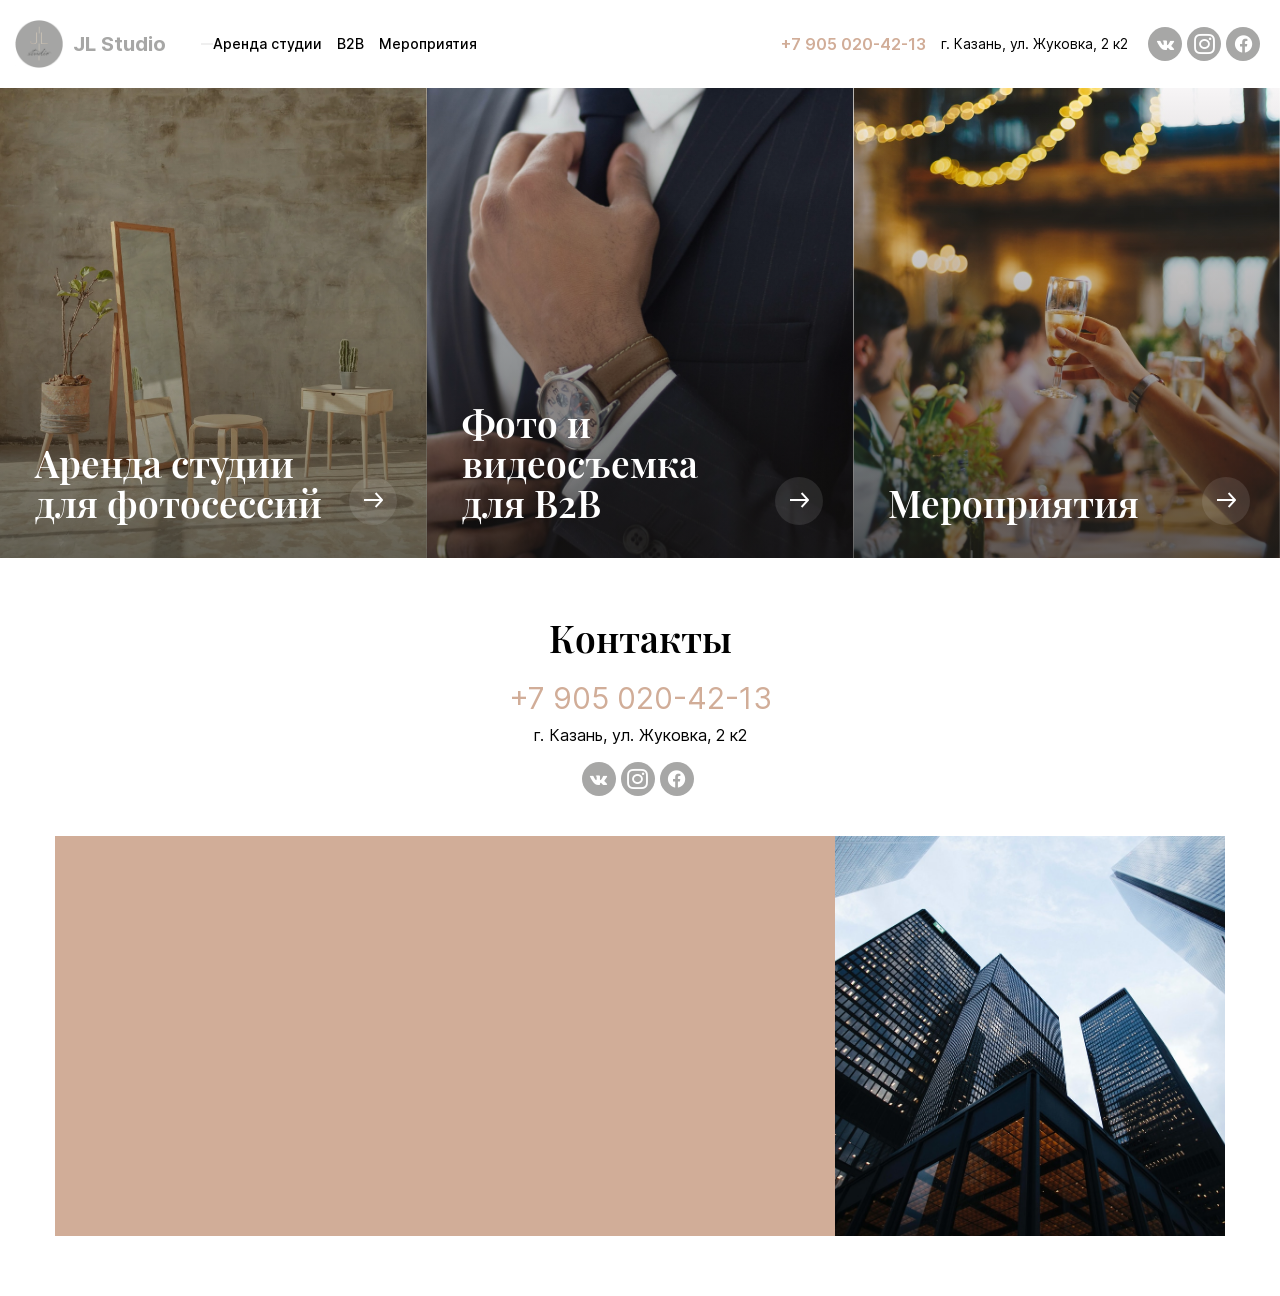
<file: index.html>
<!DOCTYPE html>
<html lang="en">

<head>
    <meta charset="UTF-8">
    <meta http-equiv="X-UA-Compatible" content="IE=edge">
    <meta name="viewport" content="width=device-width, initial-scale=1.0">

    <link rel="stylesheet" href="fonts/icomoon/style.css">
    <link rel="stylesheet" href="css/normalize.css">
    <link rel="stylesheet" href="css/style.css">

    <title>JL Studio</title>
</head>

<body>
    <!-- header -->
    <header class="header">
        <div class="header__top">
            <div class="wrapper-header">
                <a class="header-top__logo" href="index.html">
                    <div class="header-top__img">
                        <img src="img/logo.png" alt="Логотип">
                    </div>
                    <span>JL Studio</span>
                </a>
                <button class="header__mobile-menu">
                    <div class="header__burger">
                        <span></span>
                    </div>
                </button>
                <div class="header-top__main-nav">
                    <nav class="header-top__nav">
                        <ul class="header-top__menu">
                            <li class="header-top__menu-item">
                                <a href="arenda.html">Аренда студии</a>
                            </li>
                            <li class="header-top__menu-item">
                                <a href="b2b.html">B2B</a>
                            </li>
                            <li class="header-top__menu-item">
                                <a href="events.html">Мероприятия</a>
                            </li>
                        </ul>
                    </nav>
                    <div class="header-top__right">
                        <div class="header-top__main-info">
                            <a class="header-top__phone" href="tel:+79050204213">+7 905 020-42-13</a>
                            <div class="header-top__address">г. Казань, ул. Жуковка, 2 к2</div>
                        </div>
                        <div class="header-top__soc social">
                            <a class="header-soc__item soc-item" href="#" target="_blank">
                                <span class="icon-vk"></span>
                            </a>
                            <a class="header-soc__item soc-item" href="#" target="_blank">
                                <span class="icon-instagram"></span>
                            </a>
                            <a class="header-soc__item soc-item" href="#" target="_blank">
                                <span class="icon-facebook"></span>
                            </a>
                        </div>
                    </div>
                </div>

            </div>
        </div>

        <div class="header__bottom">
            <a href="arenda.html" class="header-bottom__item">
                <div class="header-bottom__img">
                    <img src="img/header1.png" alt="">
                </div>
                <div class="header-bottom__title">
                    <h2 class="header-bottom__text">Аренда студии для фотосессий</h2>
                    <div class="header-bottom__arrow">
                        <span class="icon-right-big"></span>
                    </div>
                </div>
            </a>
            <a href="b2b.html" class="header-bottom__item">
                <div class="header-bottom__img">
                    <img src="img/header2.jpg" alt="">
                </div>
                <div class="header-bottom__title">
                    <h2 class="header-bottom__text">Фото и видеосъемка для B2B </h2>
                    <div class="header-bottom__arrow">
                        <span class="icon-right-big"></span>
                    </div>
                </div>
            </a>
            <a href="events.html" class="header-bottom__item">
                <div class="header-bottom__img">
                    <img src="img/header3.jpg" alt="">
                </div>
                <div class="header-bottom__title">
                    <h2 class="header-bottom__text">Мероприятия</h2>
                    <div class="header-bottom__arrow">
                        <span class="icon-right-big"></span>
                    </div>
                </div>
            </a>
        </div>
    </header>
    <!-- main -->
    <main>
    </main>
    <!-- footer -->
    <footer class="footer section">
        <div class="wrapper">
            <div class="footer__info flex-column">
                <h3 class="footer__title title">Контакты</h3>
                <a class="footer__phone" href="tel:+79050204213">+7 905 020-42-13</a>
                <div class="footer__address">г. Казань, ул. Жуковка, 2 к2</div>
                <div class="footer__soc social">
                    <a class="footer-soc__item soc-item" href="#" target="_blank">
                        <span class="icon-vk"></span>
                    </a>
                    <a class="footer-soc__item soc-item" href="#" target="_blank">
                        <span class="icon-instagram"></span>
                    </a>
                    <a class="footer-soc__item soc-item" href="#" target="_blank">
                        <span class="icon-facebook"></span>
                    </a>
                </div>
            </div>
            <div class="footer__place">
                <div class="footer__map" style="background-color: #D1AD98;">
                    <!-- временно, поменять на карту -->
                </div>
                <div class="footer__place-img img">
                    <img src="img/place.jpg" alt="Фотография студии">
                </div>
            </div>
        </div>
    </footer>
    <script src="js/jquery.js"></script>
    <script src="js/jquery.mask.js"></script>
    <script src="js/swiper.js"></script>
    <script src="js/script.js"></script>
</body>

</html>
</file>
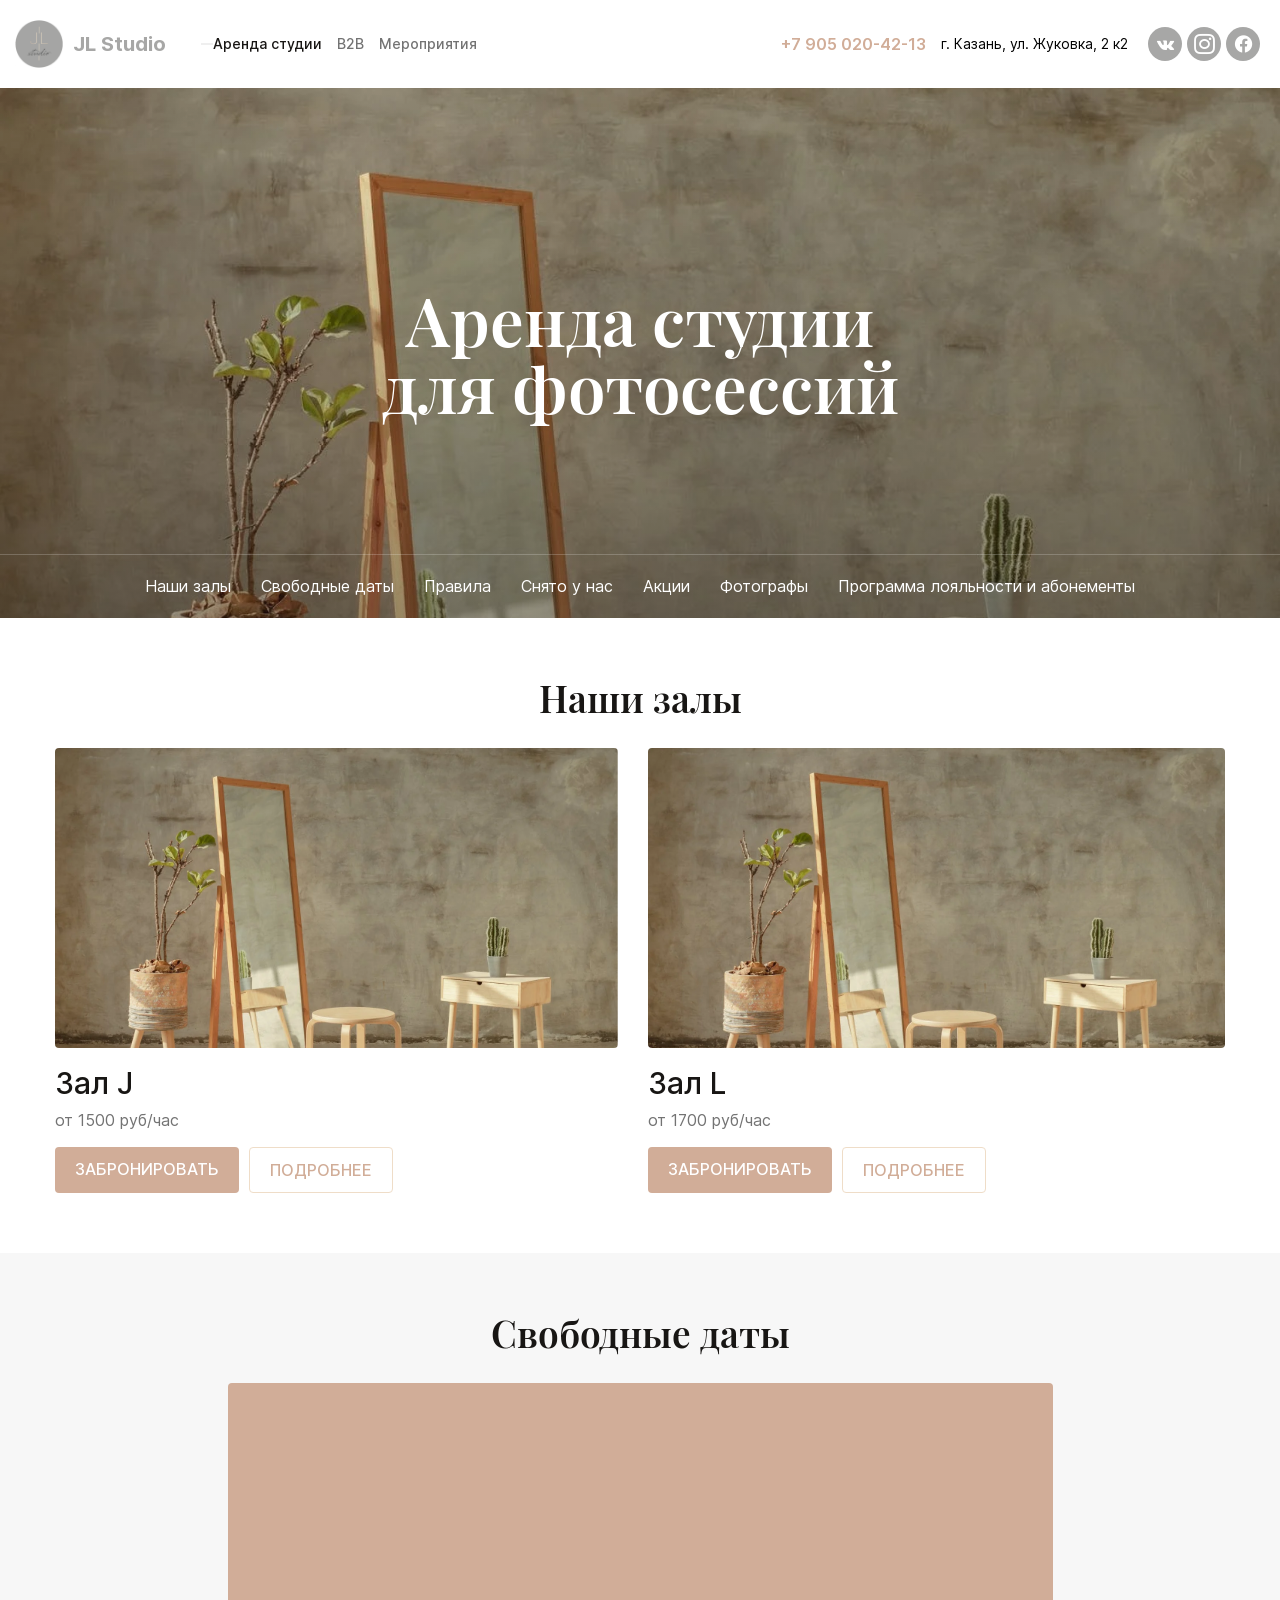
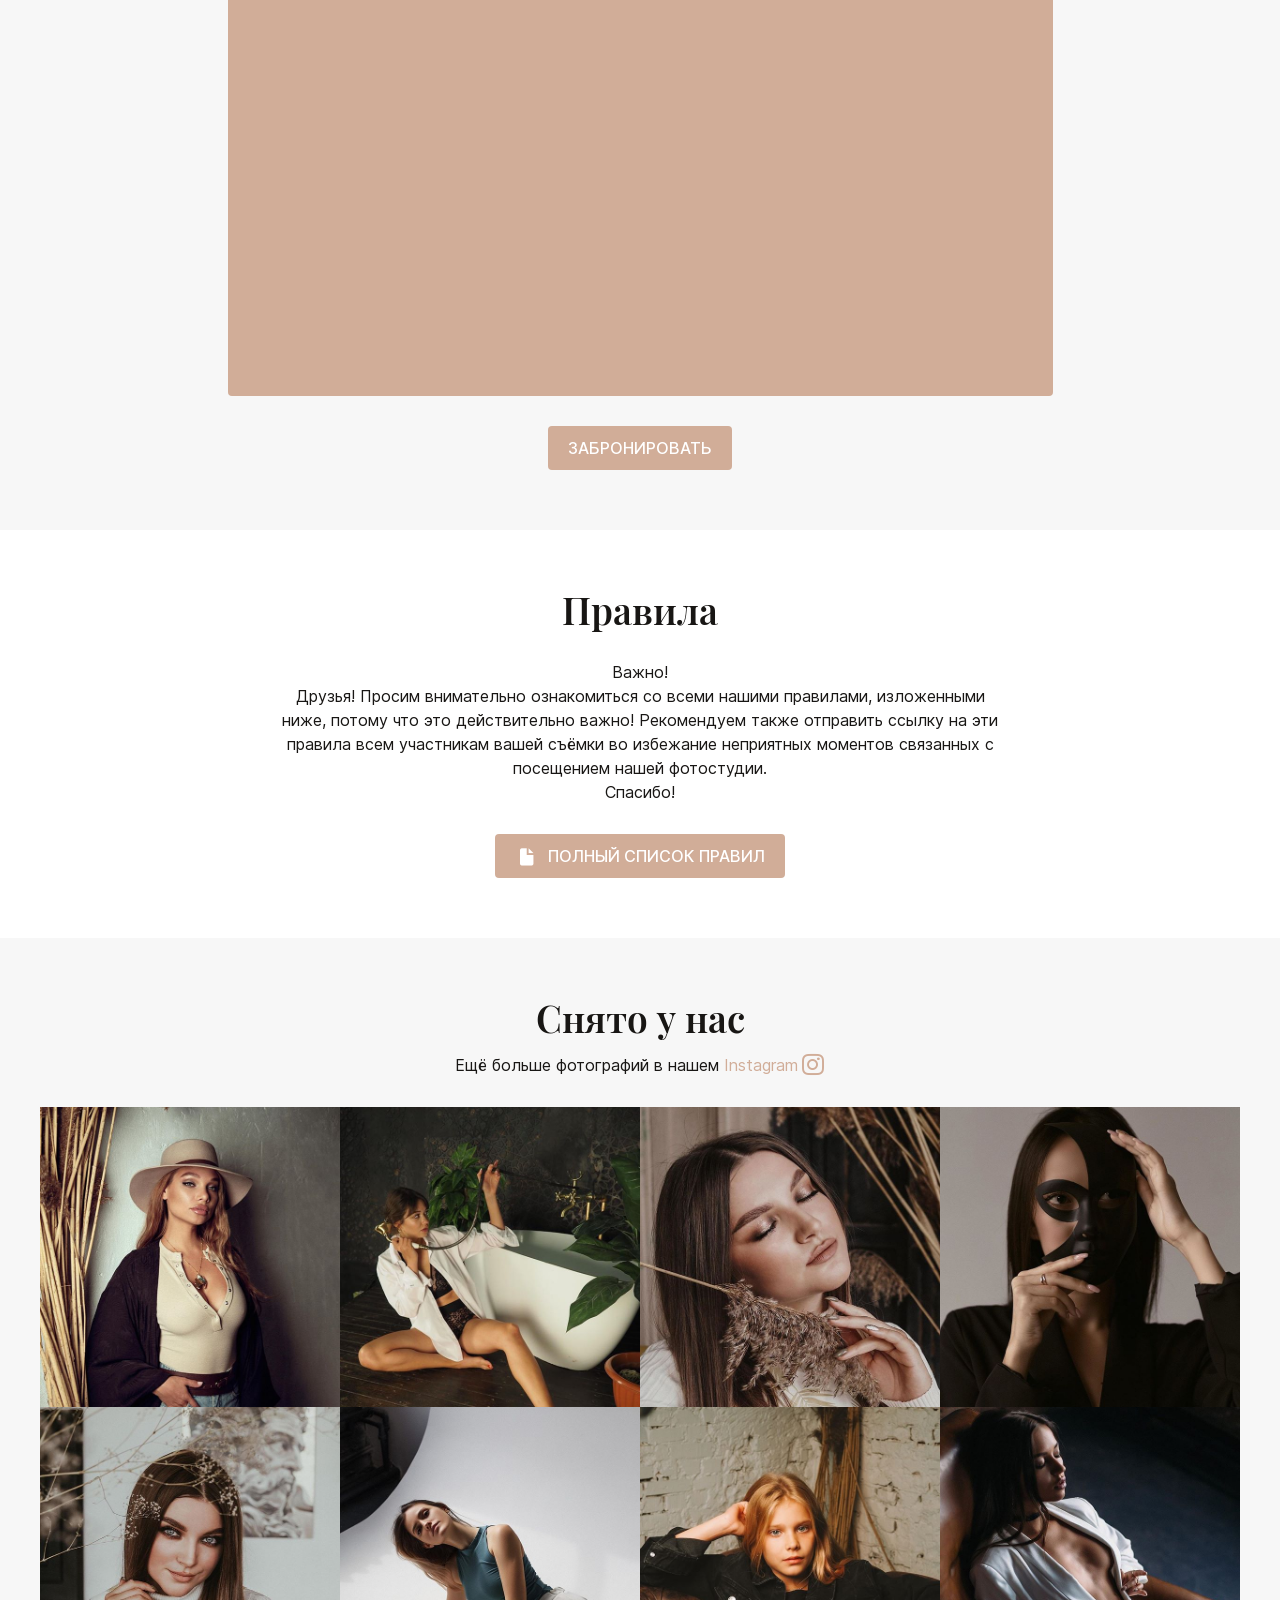
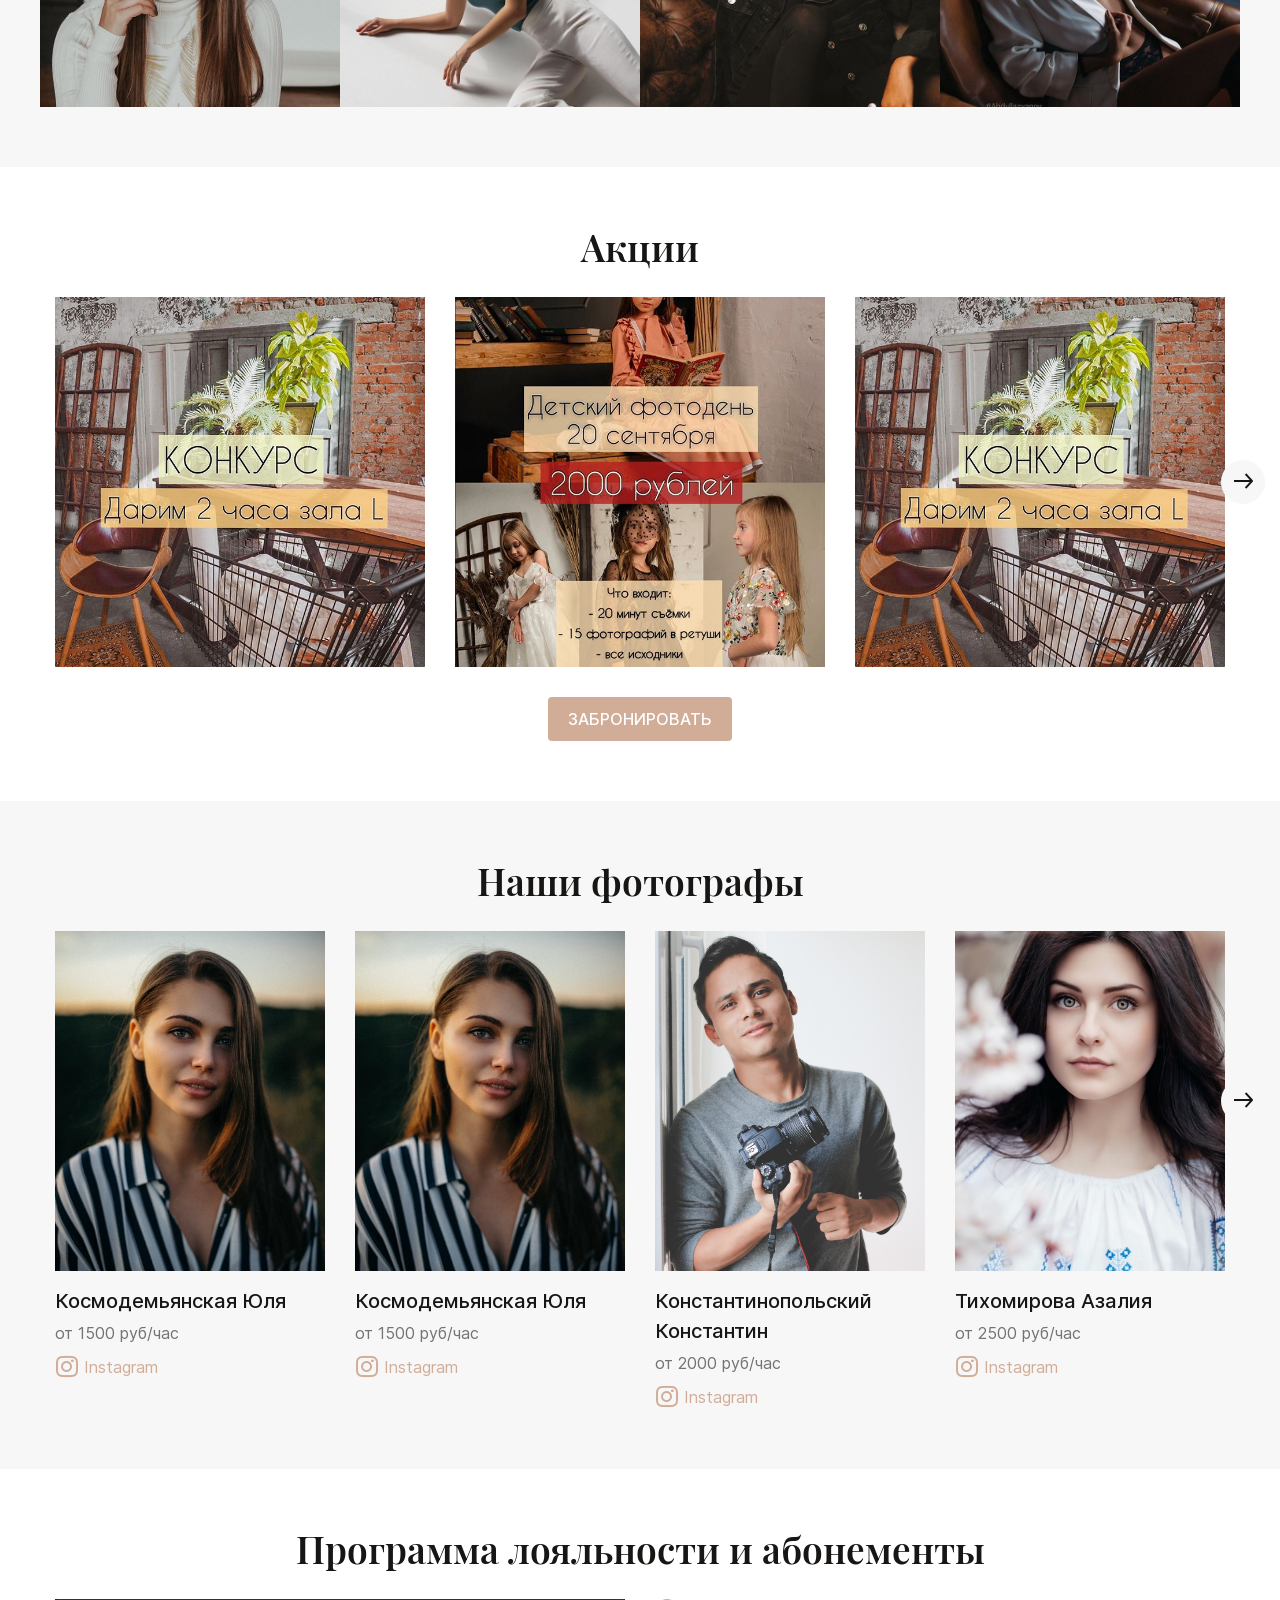
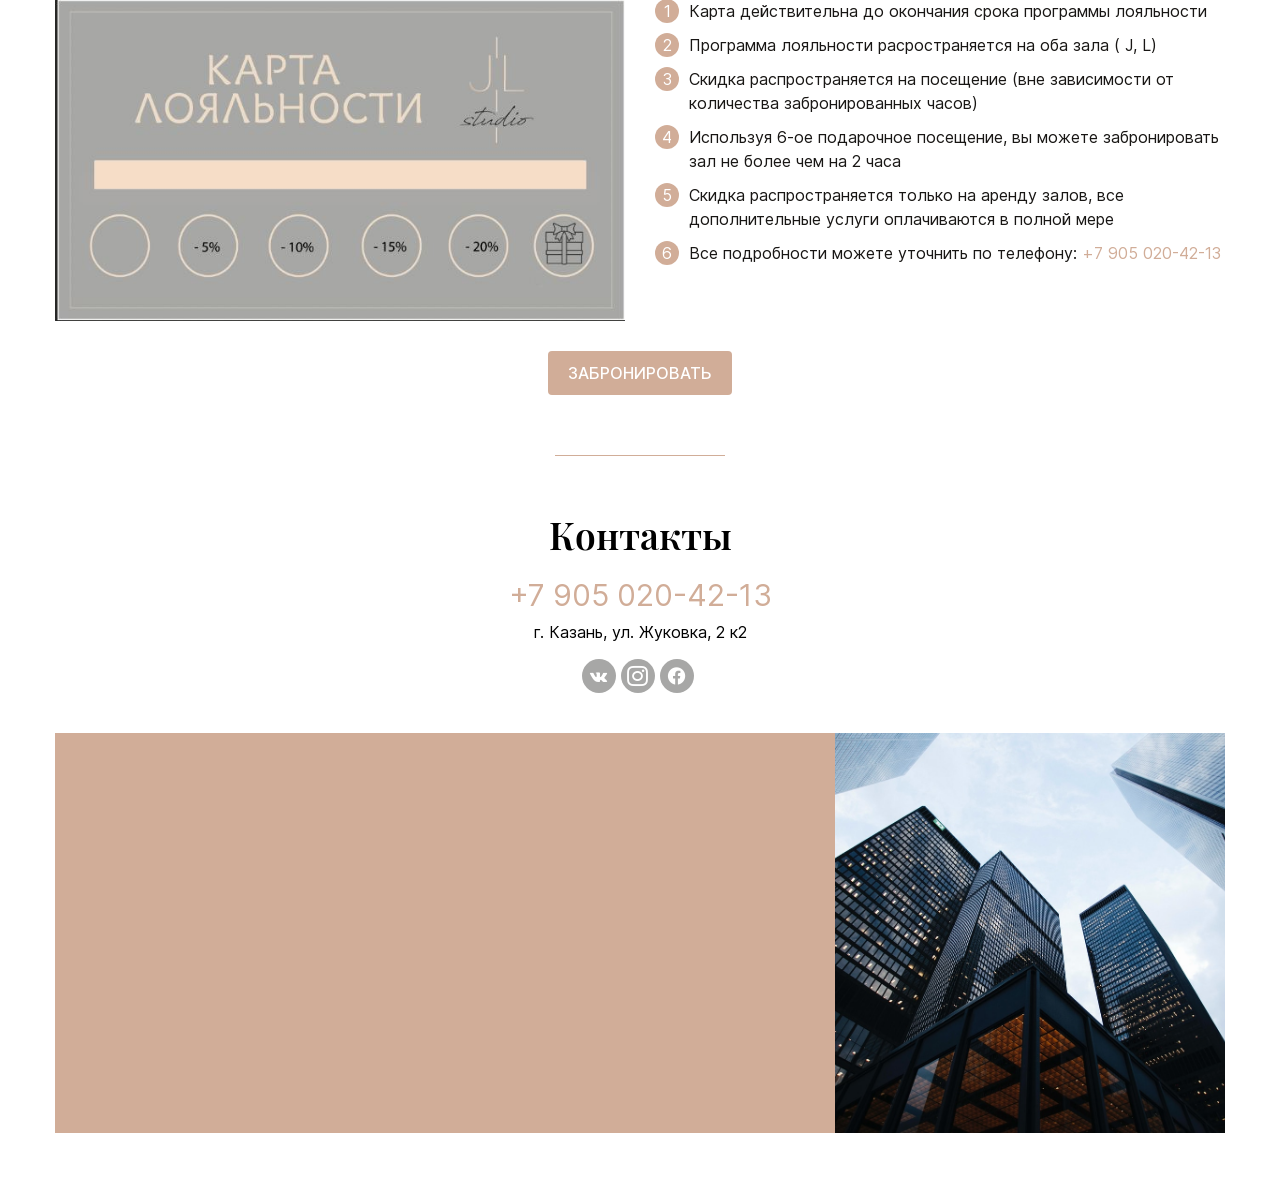
<file: arenda.html>
<!DOCTYPE html>
<html lang="en">

<head>
    <meta charset="UTF-8">
    <meta http-equiv="X-UA-Compatible" content="IE=edge">
    <meta name="viewport" content="width=device-width, initial-scale=1.0">

    <link rel="stylesheet" href="fonts/icomoon/style.css">
    <link rel="stylesheet" href="css/normalize.css">
    <link rel="stylesheet" href="css/swiper.css">
    <link rel="stylesheet" href="css/style.css">

    <title>JL Studio</title>
</head>

<body>
    <!-- header -->
    <header class="header">
        <div class="header__top">
            <div class="wrapper-header">
                <a class="header-top__logo" href="index.html">
                    <div class="header-top__img">
                        <img src="img/logo.png" alt="Логотип">
                    </div>
                    <span>JL Studio</span>
                </a>
                <button class="header__mobile-menu">
                    <div class="header__burger">
                        <span></span>
                    </div>
                </button>
                <div class="header-top__main-nav">
                    <nav class="header-top__nav">
                        <ul class="header-top__menu">
                            <li class="header-top__menu-item menu-item_active">
                                <a href="arenda.html">Аренда студии</a>
                            </li>
                            <li class="header-top__menu-item menu-item_inactive">
                                <a href="b2b.html">B2B</a>
                            </li>
                            <li class="header-top__menu-item menu-item_inactive">
                                <a href="events.html">Мероприятия</a>
                            </li>
                        </ul>
                    </nav>
                    <div class="header-top__right">
                        <div class="header-top__main-info">
                            <a class="header-top__phone" href="tel:+79050204213">+7 905 020-42-13</a>
                            <div class="header-top__address">г. Казань, ул. Жуковка, 2 к2</div>
                        </div>
                        <div class="header-top__soc social">
                            <a class="header-soc__item soc-item" href="#" target="_blank">
                                <span class="icon-vk"></span>
                            </a>
                            <a class="header-soc__item soc-item" href="#" target="_blank">
                                <span class="icon-instagram"></span>
                            </a>
                            <a class="header-soc__item soc-item" href="#" target="_blank">
                                <span class="icon-facebook"></span>
                            </a>
                        </div>
                    </div>
                </div>

            </div>
        </div>
        <div class="header__section flex-column" style="background-image: url('img/header1.png');">
            <h1 class="header__title">Аренда студии <br> для фотосессий</h1>
            <div class="header__menu">
                <div class="wrapper">
                    <ul>
                        <li class="header-menu__item"><a href="#halls">Наши залы</a></li>
                        <li class="header-menu__item"><a href="#free-dates">Cвободные даты</a></li>
                        <li class="header-menu__item"><a href="#rules">Правила</a></li>
                        <li class="header-menu__item"><a href="#photos">Снято у нас</a></li>
                        <li class="header-menu__item"><a href="#promo">Акции</a></li>
                        <li class="header-menu__item"><a href="#photographers">Фотографы</a></li>
                        <li class="header-menu__item"><a href="#program">Программа лояльности и абонементы</a></li>
                    </ul>
                </div>
            </div>
        </div>
    </header>
    <!-- main -->
    <main>
        <section class="section-halls section" id="halls">
            <div class="wrapper">
                <h3 class="title section-halls__title">Наши залы</h3>
                <div class="halls__items">
                    <div class="halls__item">
                        <a class="halls__img img hover" href="hall.html">
                            <img src="img/header1.png" alt="">
                        </a>
                        <div class="halls__info">
                            <div class="halls__title">Зал J</div>
                            <div class="halls__price">от 1500 руб/час</div>
                        </div>
                        <div class="halls__buttons">
                            <a href="#modal-hall" class="halls__book btn  open-modal">забронировать</a>
                            <a href="hall.html" class="halls__more btn-more">подробнее</a>
                        </div>
                    </div>
                    <div class="halls__item">
                        <a class="halls__img img hover" href="hall.html">
                            <img src="img/header1.png" alt="">
                        </a>
                        <div class="halls__info">
                            <div class="halls__title">Зал L</div>
                            <div class="halls__price">от 1700 руб/час</div>
                        </div>
                        <div class="halls__buttons">
                            <a href="#modal-hall" class="halls__book btn  open-modal">забронировать</a>
                            <a href="hall.html" class="halls__more btn-more">подробнее</a>
                        </div>
                    </div>
                </div>
            </div>
        </section>

        <section class="section__dates section" id="free-dates">
            <div class="wrapper flex-column">
                <h3 class="title dates__title">Свободные даты</h3>
                <div class="dates__table" style="background-color:  #D1AD98;">
                    <!-- таблица -->
                </div>
                <a class="dates__reserv btn  open-modal" href="#modal-hall">забронировать</a>
            </div>
        </section>

        <section class="section__regulations section" id="rules">
            <div class="wrapper flex-column">
                <h3 class="title reg__title">Правила</h3>
                <div class="reg__text">
                    <p>Важно!</p>
                    <p>Друзья! Просим внимательно ознакомиться со всеми нашими правилами, изложенными ниже, потому что это действительно важно! Рекомендуем также отправить ссылку на эти правила всем участникам вашей съёмки во избежание неприятных моментов
                        связанных с посещением нашей фотостудии.</p>
                    <p>Спасибо!</p>
                </div>
                <a href="#" class="btn reg__btn">
                    <span class="icon-document"></span>полный список правил</a>
            </div>
        </section>

        <section class="section__instagram section" id="photos">
            <div class="wrapper">
                <h3 class="title inst__title">Cнято у нас</h3>
                <div class="inst__text">Ещё больше фотографий в нашем
                    <a href="#">Instagram
                        <span class="icon-instagram"></span>
                    </a>
                </div>
                <div class="inst__container">
                    <div class="swiper-container inst-swiper" id="inst-swiper">
                        <div class="swiper-wrapper inst-wrapper">
                            <div class="swiper-slide inst-slide">
                                <a href="#" class="hover">
                                    <img src="img/inst/1.png" alt="">
                                </a>
                            </div>
                            <div class="swiper-slide inst-slide">
                                <a href="#" class="hover">
                                    <img src="img/inst/2.png" alt="">
                                </a>
                            </div>
                            <div class="swiper-slide inst-slide">
                                <a href="#" class="hover">
                                    <img src="img/inst/3.png" alt="">
                                </a>
                            </div>
                            <div class="swiper-slide inst-slide">
                                <a href="#" class="hover">
                                    <img src="img/inst/4.png" alt="">
                                </a>
                            </div>
                            <div class="swiper-slide inst-slide">
                                <a href="#" class="hover">
                                    <img src="img/inst/5.png" alt="">
                                </a>
                            </div>
                            <div class="swiper-slide inst-slide">
                                <a href="#" class="hover">
                                    <img src="img/inst/6.png" alt="">
                                </a>
                            </div>
                            <div class="swiper-slide inst-slide">
                                <a href="#" class="hover">
                                    <img src="img/inst/7.png" alt="">
                                </a>
                            </div>
                            <div class="swiper-slide inst-slide">
                                <a href="#" class="hover">
                                    <img src="img/inst/8.png" alt="">
                                </a>
                            </div>
                        </div>
                    </div>
                    <div class="inst__btns" style="display: none;">
                        <button class="slider-btn_back btn-slider b-i">
                            <span class="icon-left-big"></span>
                        </button>
                        <button class="slider-btn_forward btn-slider f-i">
                            <span class="icon-right-big"></span>
                        </button>
                    </div>
                </div>
            </div>
        </section>

        <section class="section__promo section" id="promo">
            <div class="wrapper flex">
                <h3 class="title promo__title">Акции</h3>
                <div class="promo__container">
                    <div class="swiper-container promo-swiper" id="sw-promo">
                        <div class="swiper-wrapper promo-wrapper">
                            <div class="swiper-slide promo-slide">
                                <a href="#" class="img promo__img hover">
                                    <img src="img/promo1.png" alt="">
                                </a>
                            </div>
                            <div class="swiper-slide promo-slide">
                                <a href="#" class="img promo__img hover">
                                    <img src="img/promo2.png" alt="">
                                </a>
                            </div>
                            <div class="swiper-slide promo-slide">
                                <a href="#" class="img promo__img hover">
                                    <img src="img/promo3.png" alt="">
                                </a>
                            </div>
                            <div class="swiper-slide promo-slide">
                                <a href="#" class="img promo__img hover">
                                    <img src="img/promo1.png" alt="">
                                </a>
                            </div>
                            <div class="swiper-slide promo-slide">
                                <a href="#" class="img promo__img hover">
                                    <img src="img/promo2.png" alt="">
                                </a>
                            </div>
                            <div class="swiper-slide promo-slide">
                                <a href="#" class="img promo__img hover">
                                    <img src="img/promo3.png" alt="">
                                </a>
                            </div>
                            <div class="swiper-slide promo-slide">
                                <a href="#" class="img promo__img hover">
                                    <img src="img/promo1.png" alt="">
                                </a>
                            </div>
                            <div class="swiper-slide promo-slide">
                                <a href="#" class="img promo__img hover">
                                    <img src="img/promo2.png" alt="">
                                </a>
                            </div>
                            <div class="swiper-slide promo-slide">
                                <a href="#" class="img promo__img hover">
                                    <img src="img/promo3.png" alt="">
                                </a>
                            </div>
                        </div>
                    </div>
                    <div class="promo__btns" style="display: none;">
                        <button class="slider-btn_back btn-slider b-p">
                            <span class="icon-left-big"></span>
                        </button>
                        <button class="slider-btn_forward btn-slider f-p">
                            <span class="icon-right-big"></span>
                        </button>
                    </div>
                </div>
                <div class="promo__btn-container">
                    <a href="#modal-hall" class="btn promo__btn  open-modal">забронировать</a>
                </div>
            </div>
        </section>

        <section class="section__photographers section" id="photographers">
            <div class="wrapper">
                <h3 class="title ph__title">Наши фотографы</h3>
                <div class="ph__container">
                    <div class="swiper-container ph-swiper" id="sw-ph">
                        <div class="swiper-wrapper ph-wrapper">
                            <div class="swiper-slide prh-slide">
                                <div class="ph__photo img">
                                    <img src="img/ph/ph1.jpg" alt="">
                                </div>
                                <div class="ph__info">
                                    <div class="ph__name">Космодемьянская Юля</div>
                                    <div class="ph__price">от 1500 руб/час</div>
                                    <a href="#" class="ph__inst">
                                        <span class="icon-instagram"></span> Instagram
                                    </a>
                                </div>
                            </div>
                            <div class="swiper-slide prh-slide">
                                <div class="ph__photo img">
                                    <img src="img/ph/ph1.jpg" alt="">
                                </div>
                                <div class="ph__info">
                                    <div class="ph__name">Космодемьянская Юля</div>
                                    <div class="ph__price">от 1500 руб/час</div>
                                    <a href="#" class="ph__inst">
                                        <span class="icon-instagram"></span> Instagram
                                    </a>
                                </div>
                            </div>
                            <div class="swiper-slide prh-slide">
                                <div class="ph__photo img">
                                    <img src="img/ph/ph2.png" alt="">
                                </div>
                                <div class="ph__info">
                                    <div class="ph__name">Константинопольский Константин</div>
                                    <div class="ph__price">от 2000 руб/час</div>
                                    <a href="#" class="ph__inst">
                                        <span class="icon-instagram"></span> Instagram
                                    </a>
                                </div>
                            </div>
                            <div class="swiper-slide prh-slide">
                                <div class="ph__photo img">
                                    <img src="img/ph/ph3.jpg" alt="">
                                </div>
                                <div class="ph__info">
                                    <div class="ph__name">Тихомирова Азалия</div>
                                    <div class="ph__price">от 2500 руб/час </div>
                                    <a href="#" class="ph__inst">
                                        <span class="icon-instagram"></span> Instagram
                                    </a>
                                </div>
                            </div>
                            <div class="swiper-slide prh-slide">
                                <div class="ph__photo img">
                                    <img src="img/ph/ph4.jpg" alt="">
                                </div>
                                <div class="ph__info">
                                    <div class="ph__name">Антонов Николай</div>
                                    <div class="ph__price">от 3000 руб/час</div>
                                    <a href="#" class="ph__inst">
                                        <span class="icon-instagram"></span> Instagram
                                    </a>
                                </div>
                            </div>
                        </div>
                    </div>
                    <div class="ph__btns" style="display: none;">
                        <button class="slider-btn_back btn-slider b-ph">
                            <span class="icon-left-big"></span>
                        </button>
                        <button class="slider-btn_forward btn-slider f-ph">
                            <span class="icon-right-big"></span>
                        </button>
                    </div>
                </div>
            </div>
        </section>

        <section class="section__photo-text-btn section" id="program">
            <div class="wrapper flex-column">
                <h3 class="title ptb__title">Программа лояльности и абонементы</h3>
                <div class="ptb__info">
                    <div class="ptb__img ptb__img-cart">
                        <img src="img/cart.png" alt="карта лояльности">
                    </div>

                    <div class="ptb__text">
                        <ol>
                            <li>Карта действительна до окончания срока программы лояльности</li>
                            <li>Программа лояльности расространяется на оба зала ( J, L)</li>
                            <li>Скидка распространяется на посещение (вне зависимости от количества забронированных часов)</li>
                            <li>Используя 6-ое подарочное посещение, вы можете забронировать зал не более чем на 2 часа</li>
                            <li>Скидка распространяется только на аренду залов, все дополнительные услуги оплачиваются в полной мере</li>
                            <li>Все подробности можете уточнить по телефону: <a href="tel:+79050204213">+7 905 020-42-13</a></li>
                        </ol>
                    </div>
                </div>
                <a href="#modal-hall" class="btn ptb__bnt  open-modal">забронировать</a>
            </div>
        </section>


    </main>
    <!-- footer -->
    <footer class="footer section">
        <div class="wrapper">
            <div class="footer__info flex-column">
                <h3 class="footer__title title">Контакты</h3>
                <a class="footer__phone" href="tel:+79050204213">+7 905 020-42-13</a>
                <div class="footer__address">г. Казань, ул. Жуковка, 2 к2</div>
                <div class="footer__soc social">
                    <a class="footer-soc__item soc-item" href="#" target="_blank">
                        <span class="icon-vk"></span>
                    </a>
                    <a class="footer-soc__item soc-item" href="#" target="_blank">
                        <span class="icon-instagram"></span>
                    </a>
                    <a class="footer-soc__item soc-item" href="#" target="_blank">
                        <span class="icon-facebook"></span>
                    </a>
                </div>
            </div>
            <div class="footer__place">
                <div class="footer__map" style="background-color: #D1AD98;">
                    <!-- карта -->
                </div>
                <div class="footer__place-img img">
                    <img src="img/place.jpg" alt="Фотография студии">
                </div>
            </div>
        </div>
    </footer>
    <!--  модальное окно -->
    <div class="modal-box" id="modal-hall">
        <div class="modal__container">
            <div class="modal__content">
                <a href="#" class="modal__close close-modal">
                    <span class="icon-cross"></span>
                </a>
                <h4 class="modal__title">Забронировать зал «L»</h4>
                <div class="modal__info">Заполните выделенные поля и наш менеджер с вами свяжется</div>
                <div class="modal__form-container">
                    <form action="#modal" class="modal__form" id="form-hall">
                        <input type="text" name="name" id="name" placeholder="Как вас зовут?*" class="modal__input" required>
                        <input type="tel" name="tel" id="tel" placeholder="Телефон*" class="modal__input" required>
                        <input type="text" name="email" id="email" placeholder="Email" class="modal__input">
                        <textarea name="text" id="text" placeholder="Комментарий" class="modal__textarea"></textarea>
                    </form>
                    <button class="modal__btn btn close-modal">Забронировать</button>
                </div>
                <div class="modal__agree ">Нажимая на кнопку «Забронировать», вы соглашаетесь <br> с <a href="#">правилами студии и условиями использования</a></div>
            </div>
        </div>
    </div>
    <button class="btn-up">
        <span class="icon-top-big"></span>
    </button>
    <script src="js/jquery.js"></script>
    <script src="js/jquery.mask.js"></script>
    <script src="js/swiper.js"></script>
    <script src="js/script.js"></script>
</body>

</html>
</file>
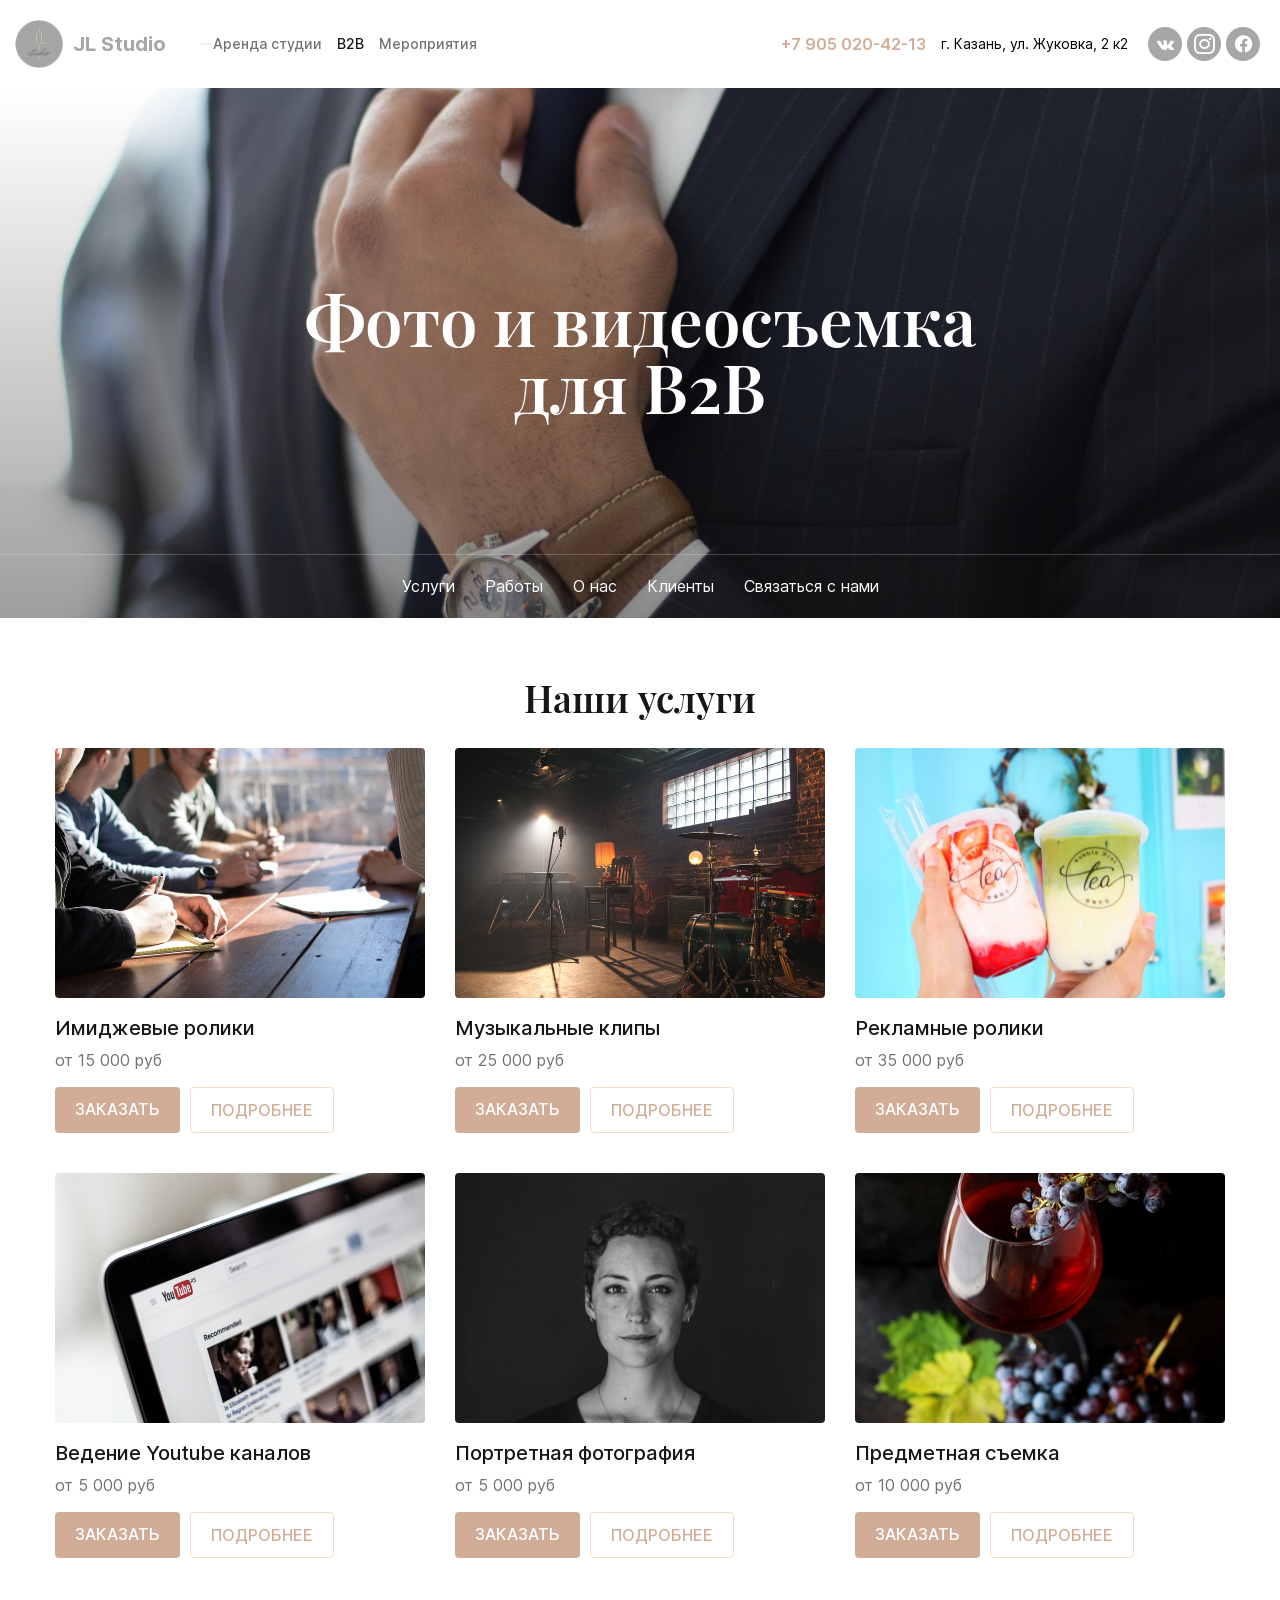
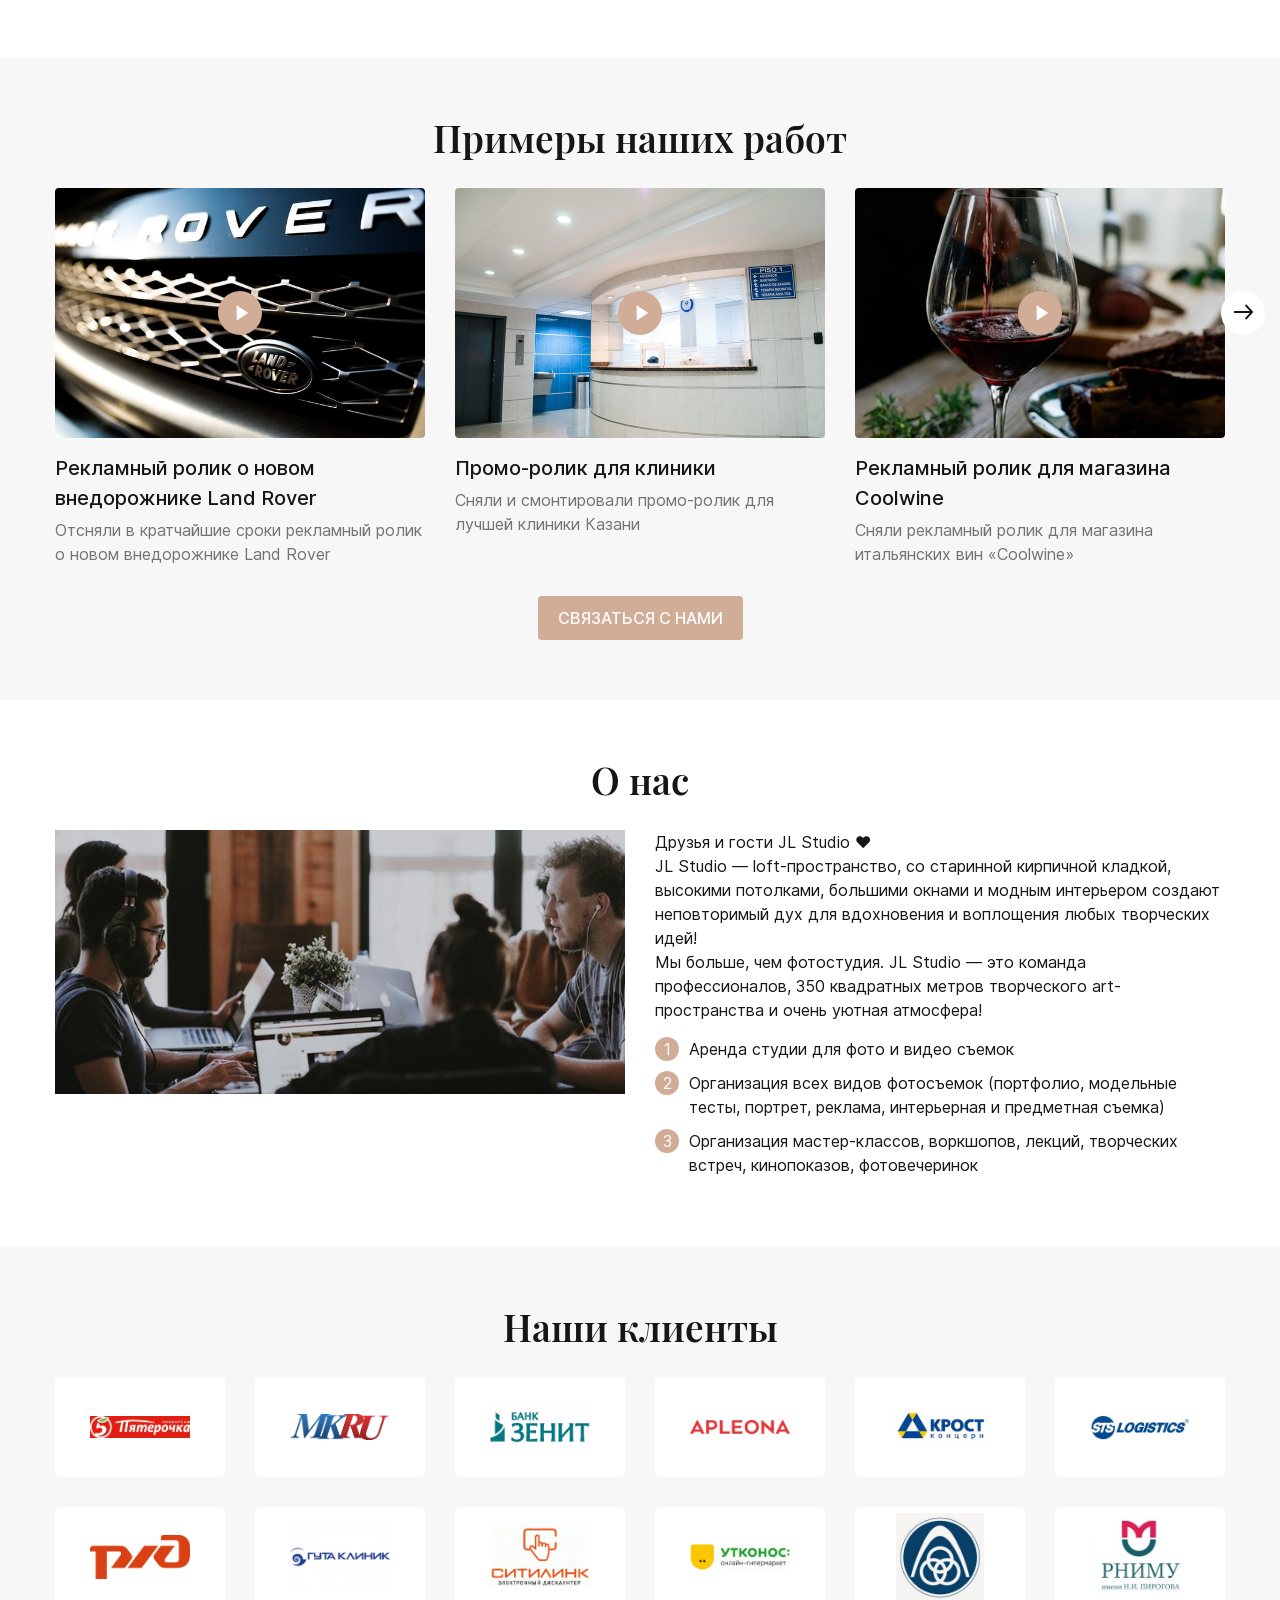
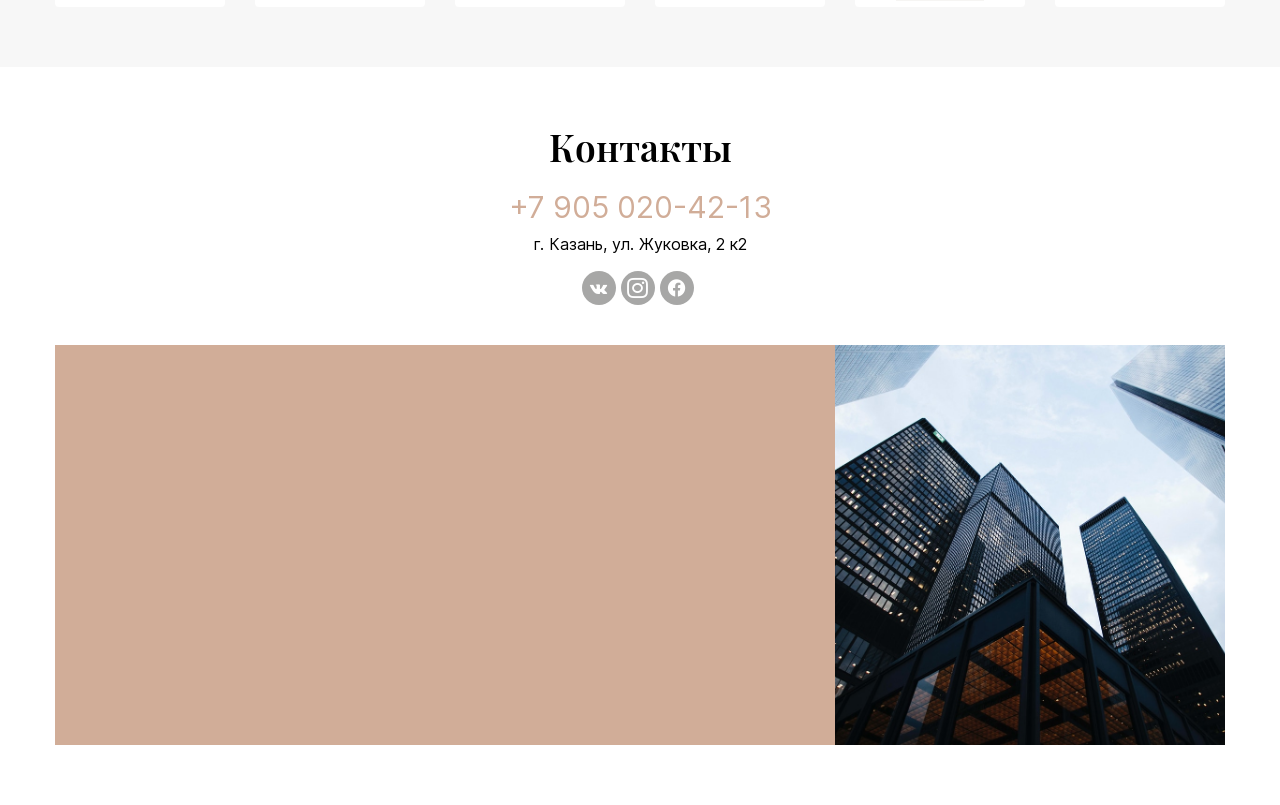
<file: b2b.html>
<!DOCTYPE html>
<html lang="en">

<head>
    <meta charset="UTF-8">
    <meta http-equiv="X-UA-Compatible" content="IE=edge">
    <meta name="viewport" content="width=device-width, initial-scale=1.0">

    <link rel="stylesheet" href="fonts/icomoon/style.css">
    <link rel="stylesheet" href="css/normalize.css">
    <link rel="stylesheet" href="css/swiper.css">
    <link rel="stylesheet" href="css/style.css">

    <title>JL Studio</title>
</head>

<body>
    <!-- header -->
    <header class="header">
        <div class="header__top">
            <div class="wrapper-header">
                <a class="header-top__logo" href="index.html">
                    <div class="header-top__img">
                        <img src="img/logo.png" alt="Логотип">
                    </div>
                    <span>JL Studio</span>
                </a>
                <button class="header__mobile-menu">
                    <div class="header__burger">
                        <span></span>
                    </div>
                </button>
                <div class="header-top__main-nav">
                    <nav class="header-top__nav">
                        <ul class="header-top__menu">
                            <li class="header-top__menu-item menu-item_inactive">
                                <a href="arenda.html">Аренда студии</a>
                            </li>
                            <li class="header-top__menu-item menu-item_active">
                                <a href="b2b.html">B2B</a>
                            </li>
                            <li class="header-top__menu-item menu-item_inactive">
                                <a href="events.html">Мероприятия</a>
                            </li>
                        </ul>
                    </nav>
                    <div class="header-top__right">
                        <div class="header-top__main-info">
                            <a class="header-top__phone" href="tel:+79050204213">+7 905 020-42-13</a>
                            <div class="header-top__address">г. Казань, ул. Жуковка, 2 к2</div>
                        </div>
                        <div class="header-top__soc social">
                            <a class="header-soc__item soc-item" href="#" target="_blank">
                                <span class="icon-vk"></span>
                            </a>
                            <a class="header-soc__item soc-item" href="#" target="_blank">
                                <span class="icon-instagram"></span>
                            </a>
                            <a class="header-soc__item soc-item" href="#" target="_blank">
                                <span class="icon-facebook"></span>
                            </a>
                        </div>
                    </div>
                </div>
            </div>
        </div>
        <div class="header__section flex-column" style="background-image: url('img/header2.jpg');">
            <h1 class="header__title">Фото и видеосъемка для B2B</h1>
            <div class="header__menu">
                <div class="wrapper">
                    <ul>
                        <li class="header-menu__item"><a href="#services">Услуги</a></li>
                        <li class="header-menu__item"><a href="#video">Работы</a></li>
                        <li class="header-menu__item"><a href="#about-us">О нас</a></li>
                        <li class="header-menu__item"><a href="#clients">Клиенты</a></li>
                        <li class="header-menu__item"><a href="#connect">Связаться с нами</a></li>
                    </ul>
                </div>
            </div>
        </div>
    </header>
    <!-- main -->
    <main>
        <section class="section section__services" id="services">
            <div class="wrapper">
                <h3 class="title services__title">Наши услуги</h3>
                <div class="services__container">
                    <div class="swiper-container services-swiper" id="services-swiper">
                        <div class="swiper-wrapper services-wrapper">
                            <div class="swiper-slide services-slide">
                                <div class="servive__item">
                                    <a href="#modal-service" class="item__img img hover open-modal">
                                        <img src="img/services/s1.jpg" alt="">
                                    </a>
                                    <div class="item__info">
                                        <div class="item__name">Имиджевые ролики</div>
                                        <div class="item__price">от 15 000 руб</div>
                                    </div>
                                    <div class="items__buttons">
                                        <a href="" class="item__book btn">заказать</a>
                                        <a href="#modal-service" class="item__more btn-more open-modal">подробнее</a>
                                    </div>
                                </div>
                            </div>
                            <div class="swiper-slide services-slide">
                                <div class="servive__item">
                                    <a href="#modal-service" class="item__img img hover open-modal">
                                        <img src="img/services/s2.jpg" alt="">
                                    </a>
                                    <div class="item__info">
                                        <div class="item__name">Музыкальные клипы</div>
                                        <div class="item__price">от 25 000 руб</div>
                                    </div>
                                    <div class="items__buttons">
                                        <a href="" class="item__book btn">заказать</a>
                                        <a href="#modal-service" class="item__more btn-more open-modal">подробнее</a>
                                    </div>
                                </div>
                            </div>

                            <div class="swiper-slide services-slide">
                                <div class="servive__item">
                                    <a href="#modal-service" class="item__img img hover  open-modal">
                                        <img src="img/services/s3.jpg" alt="">
                                    </a>
                                    <div class="item__info">
                                        <div class="item__name">Рекламные ролики</div>
                                        <div class="item__price">от 35 000 руб</div>
                                    </div>
                                    <div class="items__buttons">
                                        <a href="" class="item__book btn">заказать</a>
                                        <a href="#modal-service" class="item__more btn-more open-modal">подробнее</a>
                                    </div>
                                </div>
                            </div>
                            <div class="swiper-slide services-slide">
                                <div class="servive__item">
                                    <a href="#modal-service" class="item__img img hover  open-modal">
                                        <img src="img/services/s4.jpg" alt="">
                                    </a>
                                    <div class="item__info">
                                        <div class="item__name">Ведение Youtube каналов</div>
                                        <div class="item__price">от 5 000 руб</div>
                                    </div>
                                    <div class="items__buttons">
                                        <a href="" class="item__book btn">заказать</a>
                                        <a href="#modal-service" class="item__more btn-more  open-modal">подробнее</a>
                                    </div>
                                </div>
                            </div>
                            <div class="swiper-slide services-slide">
                                <div class="servive__item">
                                    <a href="#modal-service" class="item__img img hover  open-modal">
                                        <img src="img/services/s5.jpg" alt="">
                                    </a>
                                    <div class="item__info">
                                        <div class="item__name">Портретная фотография</div>
                                        <div class="item__price">от 5 000 руб</div>
                                    </div>
                                    <div class="items__buttons">
                                        <a href="" class="item__book btn">заказать</a>
                                        <a href="#modal-service" class="item__more btn-more  open-modal">подробнее</a>
                                    </div>
                                </div>
                            </div>
                            <div class="swiper-slide services-slide">
                                <div class="servive__item">
                                    <a href="#modal-service" class="item__img img hover  open-modal">
                                        <img src="img/services/s6.jpg" alt="">
                                    </a>
                                    <div class="item__info">
                                        <div class="item__name">Предметная съемка</div>
                                        <div class="item__price">от 10 000 руб</div>
                                    </div>
                                    <div class="items__buttons">
                                        <a href="#" class="item__book btn">заказать</a>
                                        <a href="#modal-service" class="item__more btn-more  open-modal">подробнее</a>
                                    </div>
                                </div>
                            </div>
                        </div>
                    </div>
                    <div class="services__btns" style="display: none;">
                        <button class="slider-btn_back btn-slider b-s">
                            <span class="icon-left-big"></span>
                        </button>
                        <button class="slider-btn_forward btn-slider f-s">
                            <span class="icon-right-big"></span>
                        </button>
                    </div>
                </div>
            </div>
        </section>

        <section class="section__video section" id="video">
            <div class="wrapper">
                <h3 class="title video__title">Примеры наших работ</h3>
                <div class="videos__container">
                    <div class="swiper-container video-swiper" id="sw-video">
                        <div class="swiper-wrapper video-wrapper">
                            <div class="swiper-slide video-slide">
                                <a href="#" class="video__link" target="_blank">
                                    <div class="video__img img">
                                        <img src="img/video/v1.jpg" alt="">
                                    </div>
                                    <div class="video__title item__name">Рекламный ролик о новом внедорожнике Land Rover</div>
                                    <div class="video__text item__price ">Отсняли в кратчайшие сроки рекламный ролик о новом внедорожнике Land Rover</div>
                                </a>
                            </div>
                            <div class="swiper-slide video-slide">
                                <a href="#" class="video__link" target="_blank">
                                    <div class="video__img img">
                                        <img src="img/video/v2.jpg" alt="">
                                    </div>
                                    <div class="video__title item__name">Промо-ролик для клиники</div>
                                    <div class="video__text item__price">Сняли и смонтировали промо-ролик для лучшей клиники Казани</div>
                                </a>
                            </div>
                            <div class="swiper-slide video-slide">
                                <a href="#" class="video__link" target="_blank">
                                    <div class="video__img img">
                                        <img src="img/video/v3.jpg" alt="">
                                    </div>
                                    <div class="video__title item__name">Рекламный ролик для магазина Coolwine</div>
                                    <div class="video__text item__price">Сняли рекламный ролик для магазина итальянских вин «Coolwine»</div>
                                </a>
                            </div>
                            <div class="swiper-slide video-slide">
                                <a href="#" class="video__link" target="_blank">
                                    <div class="video__img img">
                                        <img src="img/video/v1.jpg" alt="">
                                    </div>
                                    <div class="video__title item__name">Рекламный ролик о новом внедорожнике Land Rover</div>
                                    <div class="video__text item__price ">Отсняли в кратчайшие сроки рекламный ролик о новом внедорожнике Land Rover</div>
                                </a>
                            </div>
                            <div class="swiper-slide video-slide">
                                <a href="#" class="video__link" target="_blank">
                                    <div class="video__img img">
                                        <img src="img/video/v2.jpg" alt="">
                                    </div>
                                    <div class="video__title item__name">Промо-ролик для клиники</div>
                                    <div class="video__text item__price">Сняли и смонтировали промо-ролик для лучшей клиники Казани</div>
                                </a>
                            </div>
                            <div class="swiper-slide video-slide">
                                <a href="#" class="video__link" target="_blank">
                                    <div class="video__img img">
                                        <img src="img/video/v3.jpg" alt="">
                                    </div>
                                    <div class="video__title item__name">Рекламный ролик для магазина Coolwine</div>
                                    <div class="video__text item__price">Сняли рекламный ролик для магазина итальянских вин «Coolwine»</div>
                                </a>
                            </div>
                        </div>
                    </div>
                    <div class="video__btns" style="display: none;">
                        <button class="slider-btn_back btn-slider b-v">
                            <span class="icon-left-big"></span>
                        </button>
                        <button class="slider-btn_forward btn-slider f-v">
                            <span class="icon-right-big"></span>
                        </button>
                    </div>
                </div>
                <div class="video__btn-container">
                    <a href="#modal-call" class="video__btn-call btn open-modal">связаться с нами</a>
                </div>
            </div>
        </section>

        <section class="section__text-photo section" id="about-us">
            <div class="wrapper">
                <h3 class="title tp__title">О нас</h3>
                <div class="tp__info">
                    <div class="tp__img img">
                        <img src="img/about-us.jpg" alt="">
                    </div>
                    <div class="tp__text">
                        <div>
                            <p>Друзья и гости JL Studio ❤️️️ </p>
                            <p>JL Studio — loft-пространство, со старинной кирпичной кладкой, высокими потолками, большими окнами и модным интерьером создают неповторимый дух для вдохновения и воплощения любых творческих идей!</p>
                            <p>Мы больше, чем фотостудия. JL Studio — это команда профессионалов, 350 квадратных метров творческого art-пространства и очень уютная атмосфера!</p>
                        </div>
                        <ol>
                            <li>Аренда студии для фото и видео съемок</li>
                            <li>Организация всех видов фотосъемок (портфолио, модельные тесты, портрет, реклама, интерьерная и предметная съемка)</li>
                            <li>Организация мастер-классов, воркшопов, лекций, творческих встреч, кинопоказов, фотовечеринок</li>
                        </ol>
                    </div>
                </div>
            </div>
        </section>

        <section class="section section__clients" id="clients">
            <div class="wrapper">
                <h3 class="title clients__title">Наши клиенты</h3>
                <div class="clients__container">
                    <div class="client__item">
                        <a class="client__img" target="_blank">
                            <img src="img/partners/p1.png" alt="">
                        </a>
                    </div>
                    <div class="client__item">
                        <a class="client__img" target="_blank">
                            <img src="img/partners/p2.png" alt="">
                        </a>
                    </div>
                    <div class="client__item">
                        <a class="client__img" target="_blank">
                            <img src="img/partners/p3.png" alt="">
                        </a>
                    </div>
                    <div class="client__item">
                        <a class="client__img" target="_blank">
                            <img src="img/partners/p4.png" alt="">
                        </a>
                    </div>
                    <div class="client__item">
                        <a class="client__img" target="_blank">
                            <img src="img/partners/p5.png" alt="">
                        </a>
                    </div>
                    <div class="client__item">
                        <a class="client__img" target="_blank">
                            <img src="img/partners/p6.png" alt="">
                        </a>
                    </div>
                    <div class="client__item">
                        <a class="client__img" target="_blank">
                            <img src="img/partners/p7.png" alt="">
                        </a>
                    </div>
                    <div class="client__item">
                        <a class="client__img" target="_blank">
                            <img src="img/partners/p8.png" alt="">
                        </a>
                    </div>
                    <div class="client__item">
                        <a class="client__img" target="_blank">
                            <img src="img/partners/p9.png" alt="">
                        </a>
                    </div>
                    <div class="client__item">
                        <a class="client__img" target="_blank">
                            <img src="img/partners/p10.png" alt="">
                        </a>
                    </div>
                    <div class="client__item">
                        <a class="client__img" target="_blank">
                            <img src="img/partners/p11.png" alt="">
                        </a>
                    </div>
                    <div class="client__item">
                        <a class="client__img " target="_blank">
                            <img src="img/partners/p12.png" alt="">
                        </a>
                    </div>
                </div>
            </div>
        </section>

        <button class="btn-up">
            <span class="icon-top-big"></span>
        </button>
    </main>
    <!-- footer -->
    <footer class="footer section" id="connect">
        <div class="wrapper">
            <div class="footer__info flex-column">
                <h3 class="footer__title title">Контакты</h3>
                <a class="footer__phone" href="tel:+79050204213">+7 905 020-42-13</a>
                <div class="footer__address">г. Казань, ул. Жуковка, 2 к2</div>
                <div class="footer__soc social">
                    <a class="footer-soc__item soc-item" href="#" target="_blank">
                        <span class="icon-vk"></span>
                    </a>
                    <a class="footer-soc__item soc-item" href="#" target="_blank">
                        <span class="icon-instagram"></span>
                    </a>
                    <a class="footer-soc__item soc-item" href="#" target="_blank">
                        <span class="icon-facebook"></span>
                    </a>
                </div>
            </div>
            <div class="footer__place">
                <div class="footer__map" style="background-color: #D1AD98;">
                    <!-- карта -->
                </div>
                <div class="footer__place-img img">
                    <img src="img/place.jpg" alt="Фотография студии">
                </div>
            </div>
        </div>
    </footer>
    <!--  модальное окно -->
    <div class="modal-box" id="modal-call">
        <div class="modal__container">
            <div class="modal__content">
                <a href="#" class="modal__close close-modal">
                    <span class="icon-cross"></span>
                </a>
                <h4 class="modal__title">Связаться с нами</h4>
                <div class="modal__info">Заполните выделенные поля и наш менеджер с вами свяжется</div>
                <div class="modal__form-container">
                    <form action="#modal" class="modal__form" id="form-hall">
                        <input type="text" name="name" id="name" placeholder="Как вас зовут?*" class="modal__input" required>
                        <input type="tel" name="tel" id="tel" placeholder="Телефон*" class="modal__input" required>
                    </form>
                    <button class="modal__btn btn close-modal">связаться</button>
                </div>
                <div class="modal__agree ">Нажимая на кнопку «Забронировать», вы соглашаетесь <br> с <a href="#">правилами студии и условиями использования</a></div>
            </div>
        </div>
    </div>
    <!--  модальное окно -->
    <div class="modal-box" id="modal-service">
        <div class="modal__container">
            <div class="modal__content service">
                <a href="#" class="modal__close close-modal">
                    <span class="icon-cross"></span>
                </a>
                <h4 class="modal__title">Имиджевые ролики</h4>
                <div class="modal-flex">
                    <div class="modal__info">
                        <p>Имиджевый ролик работает на вас 24/7.</p>
                        <p>Он раскрывает ваши идеи, повышает репутацию компании, показывает вас или ваш бизнес с правильного угла, формирует лояльную аудиторию. Это может быть небольшой ролик лично о вас или интересный полноценный фильм о компании.</p>
                    </div>
                    <a href="#modal-call" class="modal__btn btn open-modal close-modal">заказать</a>
                </div>
                <div class="modal__examples">
                    <h5 class="modal-subtitle">Примеры имиджевых роликов</h5>
                    <div class="modal__video">
                        <div class=" video-slide _service">
                            <a href="#" class="video__link" target="_blank">
                                <div class="video__img img">
                                    <img src="img/video/v1.jpg" alt="">
                                </div>
                                <div class="video__title item__name">Рекламный ролик о новом внедорожнике Land Rover</div>
                                <div class="video__text item__price ">Отсняли в кратчайшие сроки рекламный ролик о новом внедорожнике Land Rover</div>
                            </a>
                        </div>
                        <div class="video-slide _service">
                            <a href="#" class="video__link" target="_blank">
                                <div class="video__img img">
                                    <img src="img/video/v1.jpg" alt="">
                                </div>
                                <div class="video__title item__name">Промо-ролик для клиники</div>
                                <div class="video__text item__price ">Отсняли в кратчайшие сроки рекламный ролик о новом внедорожнике Land Rover</div>
                            </a>
                        </div>
                    </div>
                </div>
            </div>
        </div>
    </div>
    <script src="js/jquery.js"></script>
    <script src="js/jquery.mask.js"></script>
    <script src="js/swiper.js"></script>
    <script src="js/script.js"></script>
</body>

</html>
</file>
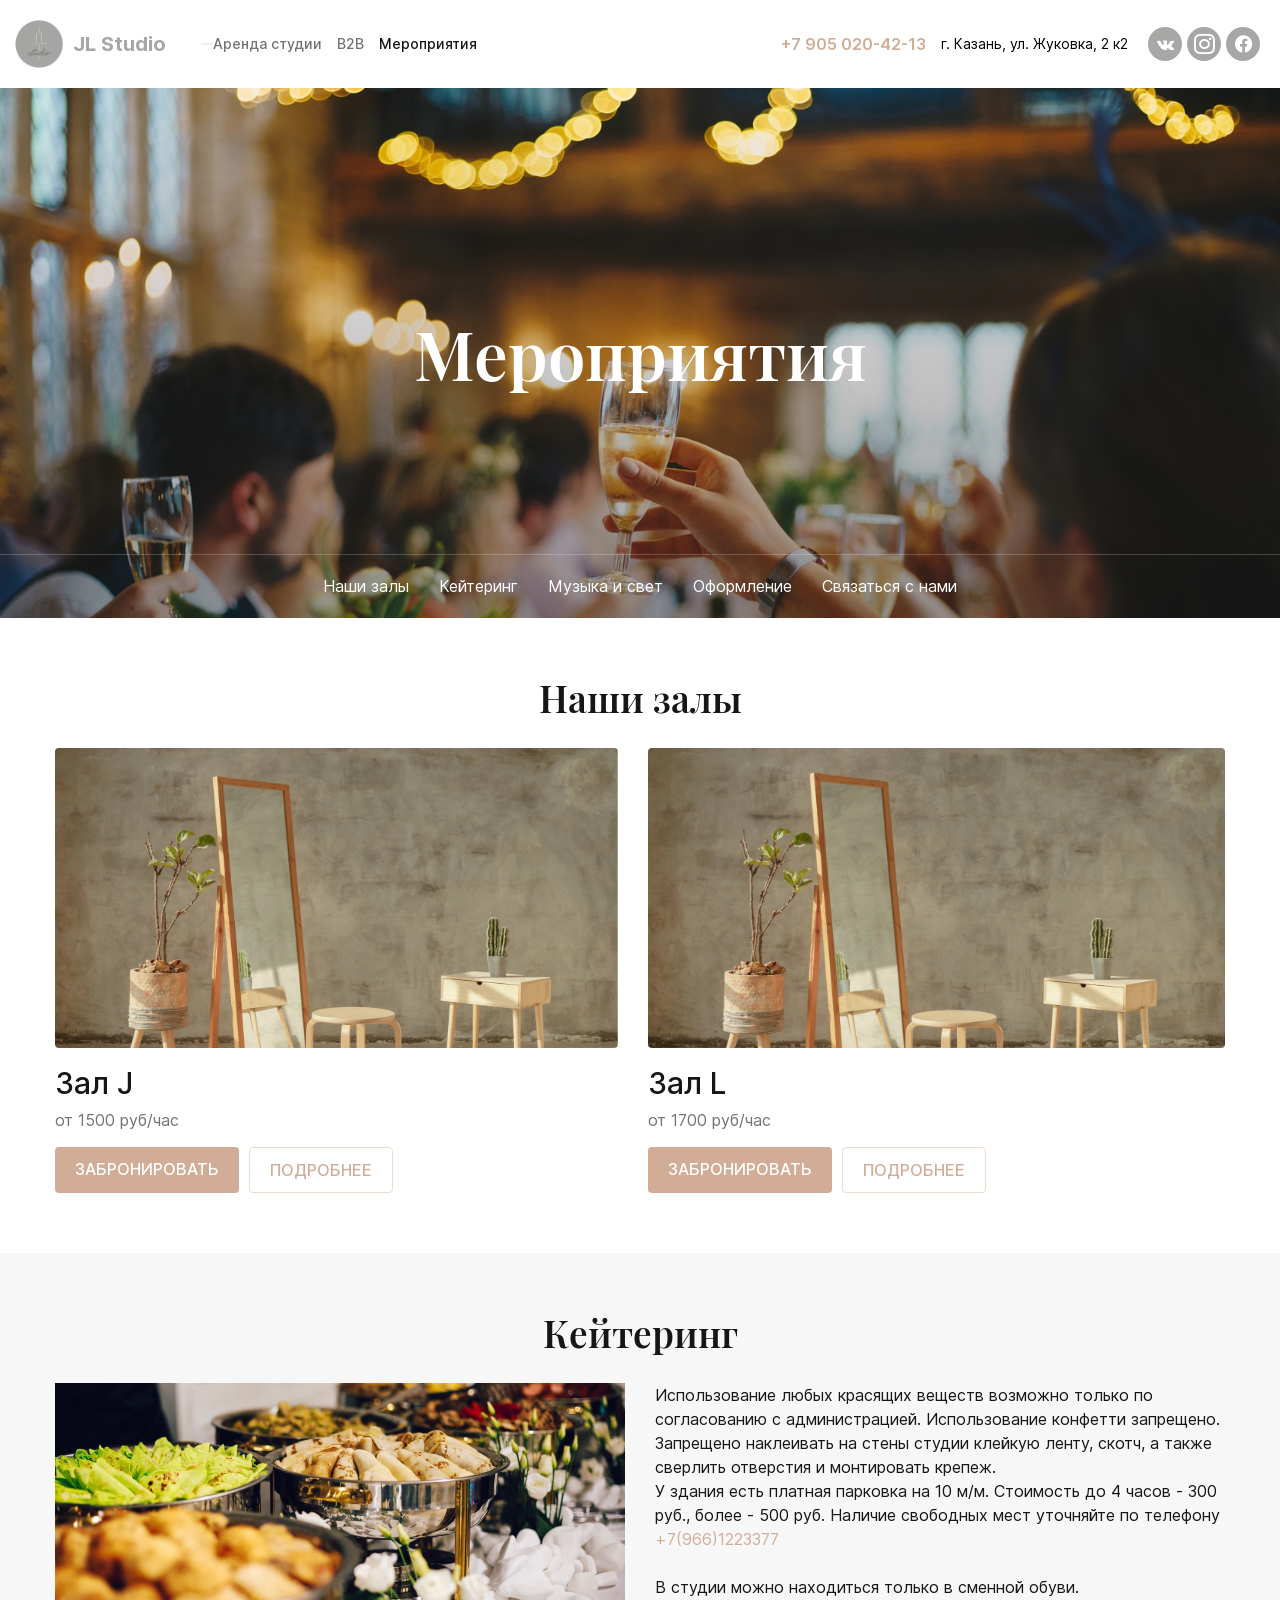
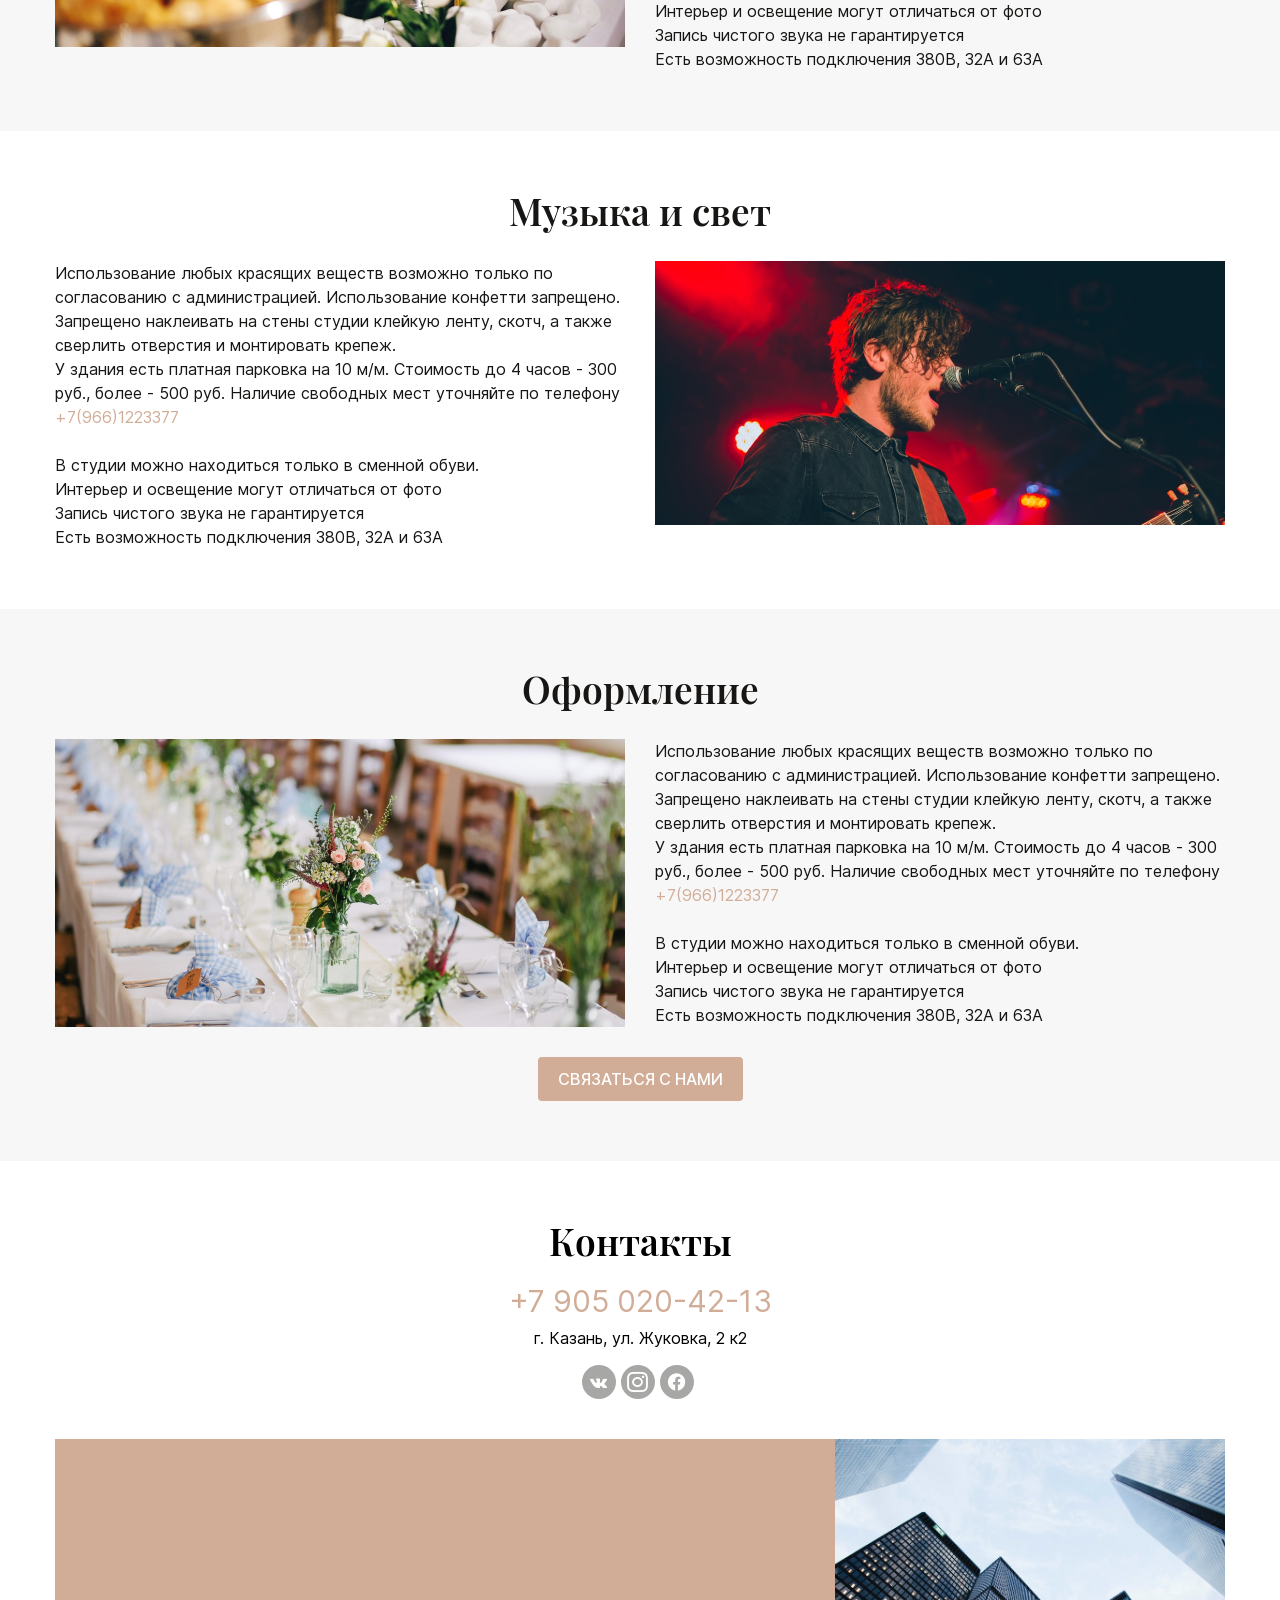
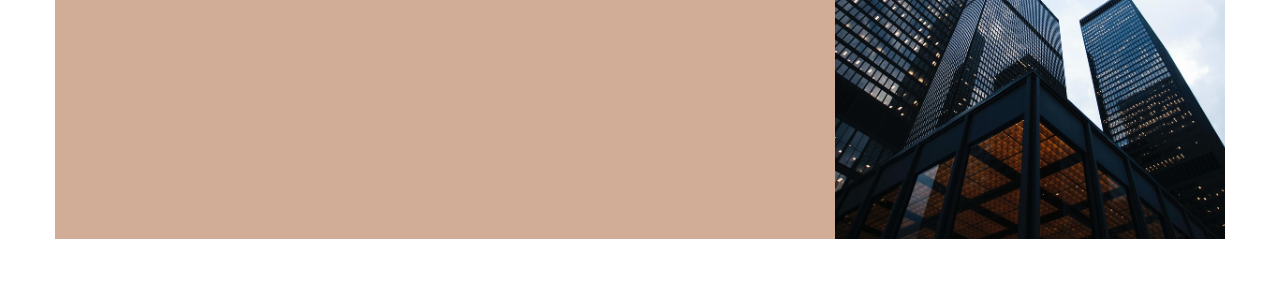
<file: events.html>
<!DOCTYPE html>
<html lang="en">

<head>
    <meta charset="UTF-8">
    <meta http-equiv="X-UA-Compatible" content="IE=edge">
    <meta name="viewport" content="width=device-width, initial-scale=1.0">

    <link rel="stylesheet" href="fonts/icomoon/style.css">
    <link rel="stylesheet" href="css/normalize.css">
    <link rel="stylesheet" href="css/swiper.css">
    <link rel="stylesheet" href="css/style.css">

    <title>JL Studio</title>
</head>

<body>
    <!-- header -->
    <header class="header">
        <div class="header__top">
            <div class="wrapper-header">
                <a class="header-top__logo" href="index.html">
                    <div class="header-top__img">
                        <img src="img/logo.png" alt="Логотип">
                    </div>
                    <span>JL Studio</span>
                </a>
                <button class="header__mobile-menu">
                    <div class="header__burger">
                        <span></span>
                    </div>
                </button>
                <div class="header-top__main-nav">
                    <nav class="header-top__nav">
                        <ul class="header-top__menu">
                            <li class="header-top__menu-item menu-item_inactive">
                                <a href="arenda.html">Аренда студии</a>
                            </li>
                            <li class="header-top__menu-item menu-item_inactive">
                                <a href="b2b.html">B2B</a>
                            </li>
                            <li class="header-top__menu-item menu-item_active">
                                <a href="events.html">Мероприятия</a>
                            </li>
                        </ul>
                    </nav>
                    <div class="header-top__right">
                        <div class="header-top__main-info">
                            <a class="header-top__phone" href="tel:+79050204213">+7 905 020-42-13</a>
                            <div class="header-top__address">г. Казань, ул. Жуковка, 2 к2</div>
                        </div>
                        <div class="header-top__soc social">
                            <a class="header-soc__item soc-item" href="#" target="_blank">
                                <span class="icon-vk"></span>
                            </a>
                            <a class="header-soc__item soc-item" href="#" target="_blank">
                                <span class="icon-instagram"></span>
                            </a>
                            <a class="header-soc__item soc-item" href="#" target="_blank">
                                <span class="icon-facebook"></span>
                            </a>
                        </div>
                    </div>
                </div>
            </div>
        </div>
        <div class="header__section flex-column" style="background-image: url('img/header3.jpg');">
            <h1 class="header__title">Мероприятия</h1>
            <div class="header__menu">
                <div class="wrapper">
                    <ul>
                        <li class="header-menu__item"><a href="#hall">Наши залы</a></li>
                        <li class="header-menu__item"><a href="#catering">Кейтеринг</a></li>
                        <li class="header-menu__item"><a href="#music">Музыка и свет</a></li>
                        <li class="header-menu__item"><a href="#decor">Оформление</a></li>
                        <li class="header-menu__item"><a href="#connect">Связаться с нами</a></li>
                    </ul>
                </div>
            </div>
        </div>
    </header>
    <!-- main -->
    <main>
        <section class="section-halls section" id="hall">
            <div class="wrapper">
                <h3 class="title section-halls__title">Наши залы</h3>
                <div class="halls__items">
                    <div class="halls__item">
                        <a class="halls__img img hover" href="hall.html">
                            <img src="img/header1.png" alt="">
                        </a>
                        <div class="halls__info">
                            <div class="halls__title">Зал J</div>
                            <div class="halls__price">от 1500 руб/час</div>
                        </div>
                        <div class="halls__buttons">
                            <a href="#" class="halls__book btn">забронировать</a>
                            <a href="hall.html" class="halls__more btn-more">подробнее</a>
                        </div>
                    </div>
                    <div class="halls__item">
                        <a class="halls__img img hover" href="hall.html">
                            <img src="img/header1.png" alt="">
                        </a>
                        <div class="halls__info">
                            <div class="halls__title">Зал L</div>
                            <div class="halls__price">от 1700 руб/час</div>
                        </div>
                        <div class="halls__buttons">
                            <a href="#" class="halls__book btn">забронировать</a>
                            <a href="hall.html" class="halls__more btn-more">подробнее</a>
                        </div>
                    </div>
                </div>
            </div>
        </section>

        <section class="section section__text-photo _order" id="catering">
            <div class="wrapper">
                <h3 class="title tp__title">Кейтеринг</h3>
                <div class="tp__info">
                    <div class="tp__img img ">
                        <img src="img/catering.jpg" alt="карта лояльности">
                    </div>
                    <div class="tp__text">
                        <p>Использование любых красящих веществ возможно только по согласованию с администрацией. Использование конфетти запрещено. Запрещено наклеивать на стены студии клейкую ленту, скотч, а также сверлить отверстия и монтировать крепеж.</p>
                        <p>У здания есть платная парковка на 10 м/м. Стоимость до 4 часов - 300 руб., более - 500 руб. Наличие свободных мест уточняйте по телефону <a href="tel:++79661223377">+7(966)1223377</a></p>
                        <br>
                        <p>В студии можно находиться только в сменной обуви.</p>
                        <p>Интерьер и освещение могут отличаться от фото</p>
                        <p>Запись чистого звука не гарантируется</p>
                        <p>Есть возможность подключения 380В, 32А и 63А</p>
                    </div>
                </div>
            </div>
        </section>


        <section class="section section__text-photo  _order" id="music">
            <div class="wrapper">
                <h3 class="title tp__title">Музыка и свет</h3>
                <div class="tp__info">
                    <div class="tp__img img">
                        <img src="img/music.jpg" alt="карта лояльности">
                    </div>
                    <div class="tp__text">
                        <p>Использование любых красящих веществ возможно только по согласованию с администрацией. Использование конфетти запрещено. Запрещено наклеивать на стены студии клейкую ленту, скотч, а также сверлить отверстия и монтировать крепеж.</p>
                        <p>У здания есть платная парковка на 10 м/м. Стоимость до 4 часов - 300 руб., более - 500 руб. Наличие свободных мест уточняйте по телефону <a href="tel:++79661223377">+7(966)1223377</a></p>
                        <br>
                        <p>В студии можно находиться только в сменной обуви.</p>
                        <p>Интерьер и освещение могут отличаться от фото</p>
                        <p>Запись чистого звука не гарантируется</p>
                        <p>Есть возможность подключения 380В, 32А и 63А</p>
                    </div>
                </div>
            </div>
        </section>

        <section class="section__photo-text-btn section" id="decor">
            <div class="wrapper flex-column">
                <h3 class="title ptb__title">Оформление</h3>
                <div class="ptb__info">
                    <div class="ptb__img img">
                        <img src="img/design.jpg" alt="карта лояльности">
                    </div>
                    <div class="ptb__text">
                        <p>Использование любых красящих веществ возможно только по согласованию с администрацией. Использование конфетти запрещено. Запрещено наклеивать на стены студии клейкую ленту, скотч, а также сверлить отверстия и монтировать крепеж.</p>
                        <p>У здания есть платная парковка на 10 м/м. Стоимость до 4 часов - 300 руб., более - 500 руб. Наличие свободных мест уточняйте по телефону <a href="tel:++79661223377">+7(966)1223377</a></p>
                        <br>
                        <p>В студии можно находиться только в сменной обуви.</p>
                        <p>Интерьер и освещение могут отличаться от фото</p>
                        <p>Запись чистого звука не гарантируется</p>
                        <p>Есть возможность подключения 380В, 32А и 63А</p>
                    </div>
                </div>
                <a href="#modal-call" class="btn ptb__bnt open-modal">связаться с нами</a>
            </div>
        </section>

        <button class="btn-up">
            <span class="icon-top-big"></span>
        </button>
    </main>
    <!-- footer -->
    <footer class="footer section" id="connect">
        <div class="wrapper">
            <div class="footer__info flex-column">
                <h3 class="footer__title title">Контакты</h3>
                <a class="footer__phone" href="tel:+79050204213">+7 905 020-42-13</a>
                <div class="footer__address">г. Казань, ул. Жуковка, 2 к2</div>
                <div class="footer__soc social">
                    <a class="footer-soc__item soc-item" href="#" target="_blank">
                        <span class="icon-vk"></span>
                    </a>
                    <a class="footer-soc__item soc-item" href="#" target="_blank">
                        <span class="icon-instagram"></span>
                    </a>
                    <a class="footer-soc__item soc-item" href="#" target="_blank">
                        <span class="icon-facebook"></span>
                    </a>
                </div>
            </div>
            <div class="footer__place">
                <div class="footer__map" style="background-color: #D1AD98;">
                    <!-- карта -->
                </div>
                <div class="footer__place-img img">
                    <img src="img/place.jpg" alt="Фотография студии">
                </div>
            </div>
        </div>
    </footer>

    <!--  модальное окно -->
    <div class="modal-box" id="modal-call">
        <div class="modal__container">
            <div class="modal__content">
                <a href="#" class="modal__close close-modal">
                    <span class="icon-cross"></span>
                </a>
                <h4 class="modal__title">Связаться с нами</h4>
                <div class="modal__info">Заполните выделенные поля и наш менеджер с вами свяжется</div>
                <div class="modal__form-container">
                    <form action="#modal" class="modal__form" id="form-hall">
                        <input type="text" name="name" id="name" placeholder="Как вас зовут?*" class="modal__input" required>
                        <input type="tel" name="tel" id="tel" placeholder="Телефон*" class="modal__input" required>
                    </form>
                    <button class="modal__btn btn close-modal">связаться</button>
                </div>
                <div class="modal__agree ">Нажимая на кнопку «Забронировать», вы соглашаетесь <br> с <a href="#">правилами студии и условиями использования</a></div>
            </div>
        </div>
    </div>
    <script src="js/jquery.js"></script>
    <script src="js/jquery.mask.js"></script>
    <script src="js/swiper.js"></script>
    <script src="js/script.js"></script>

</body>

</html>
</file>
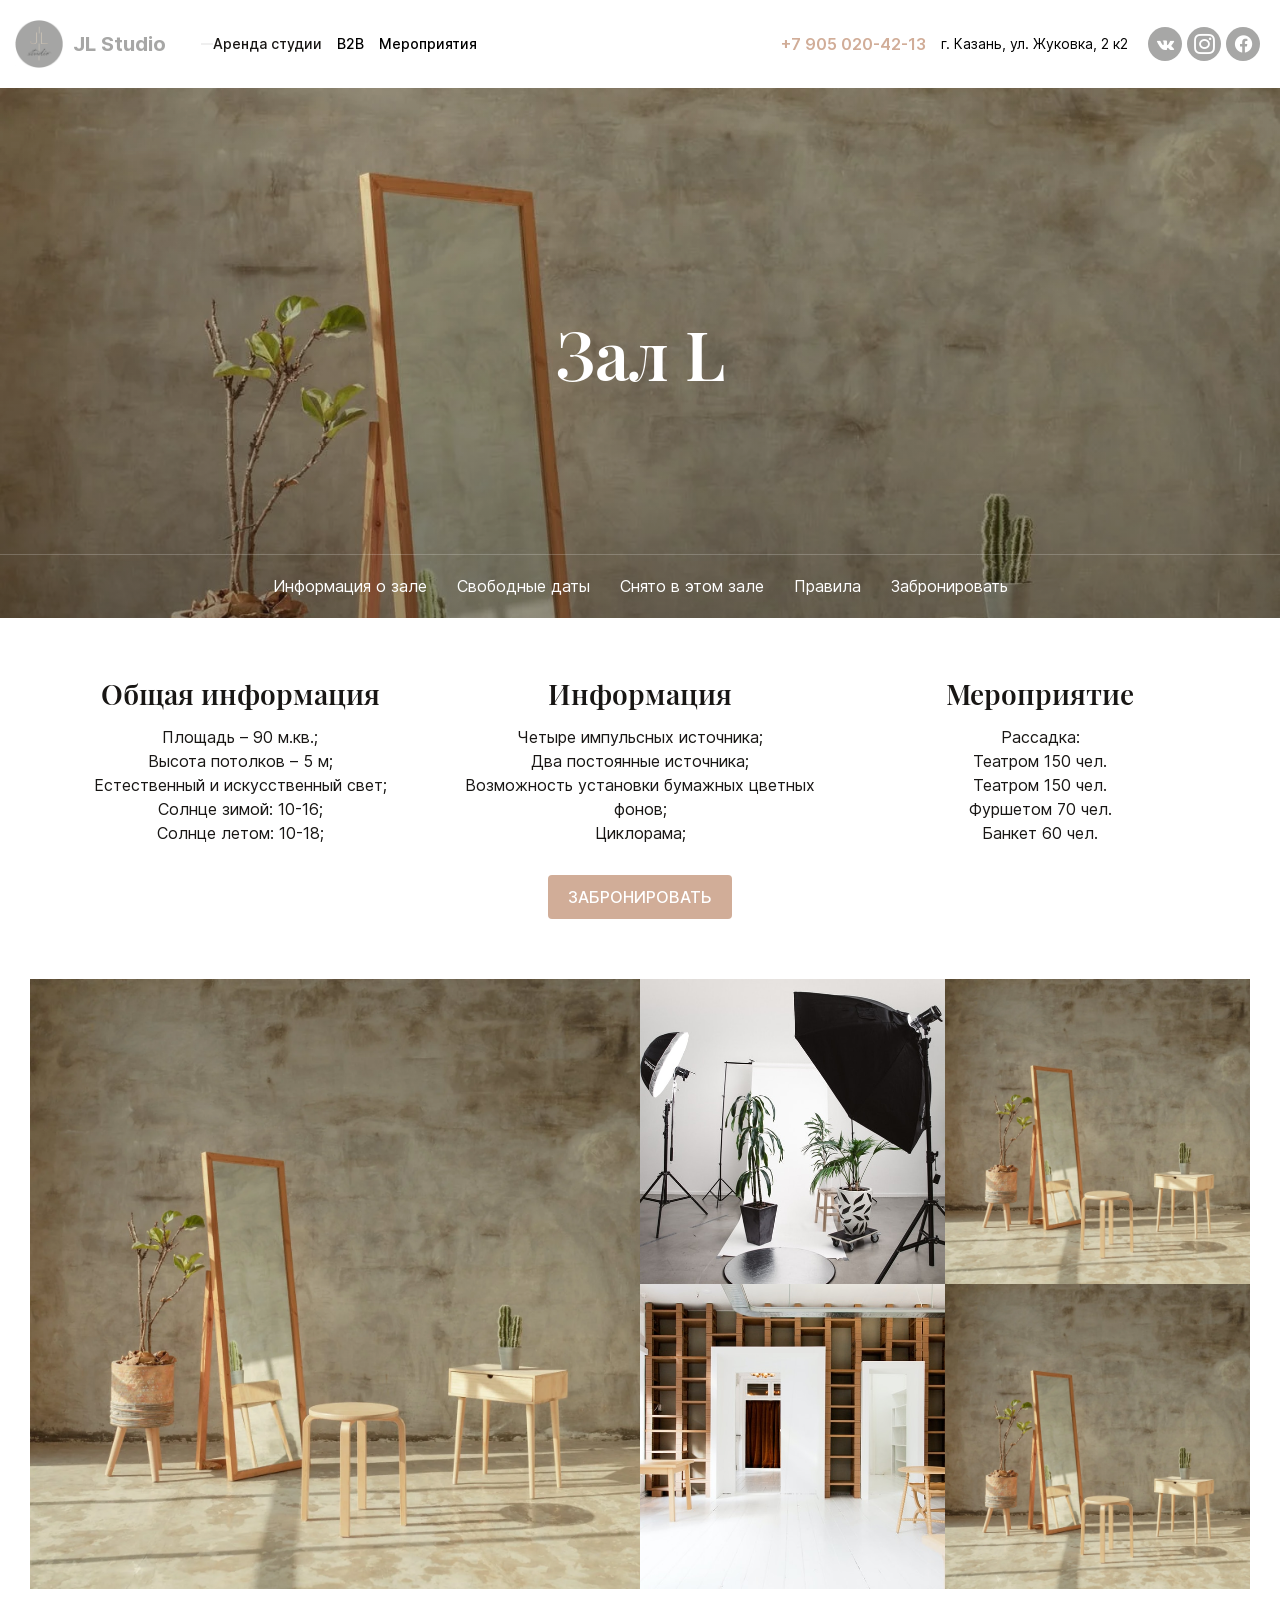
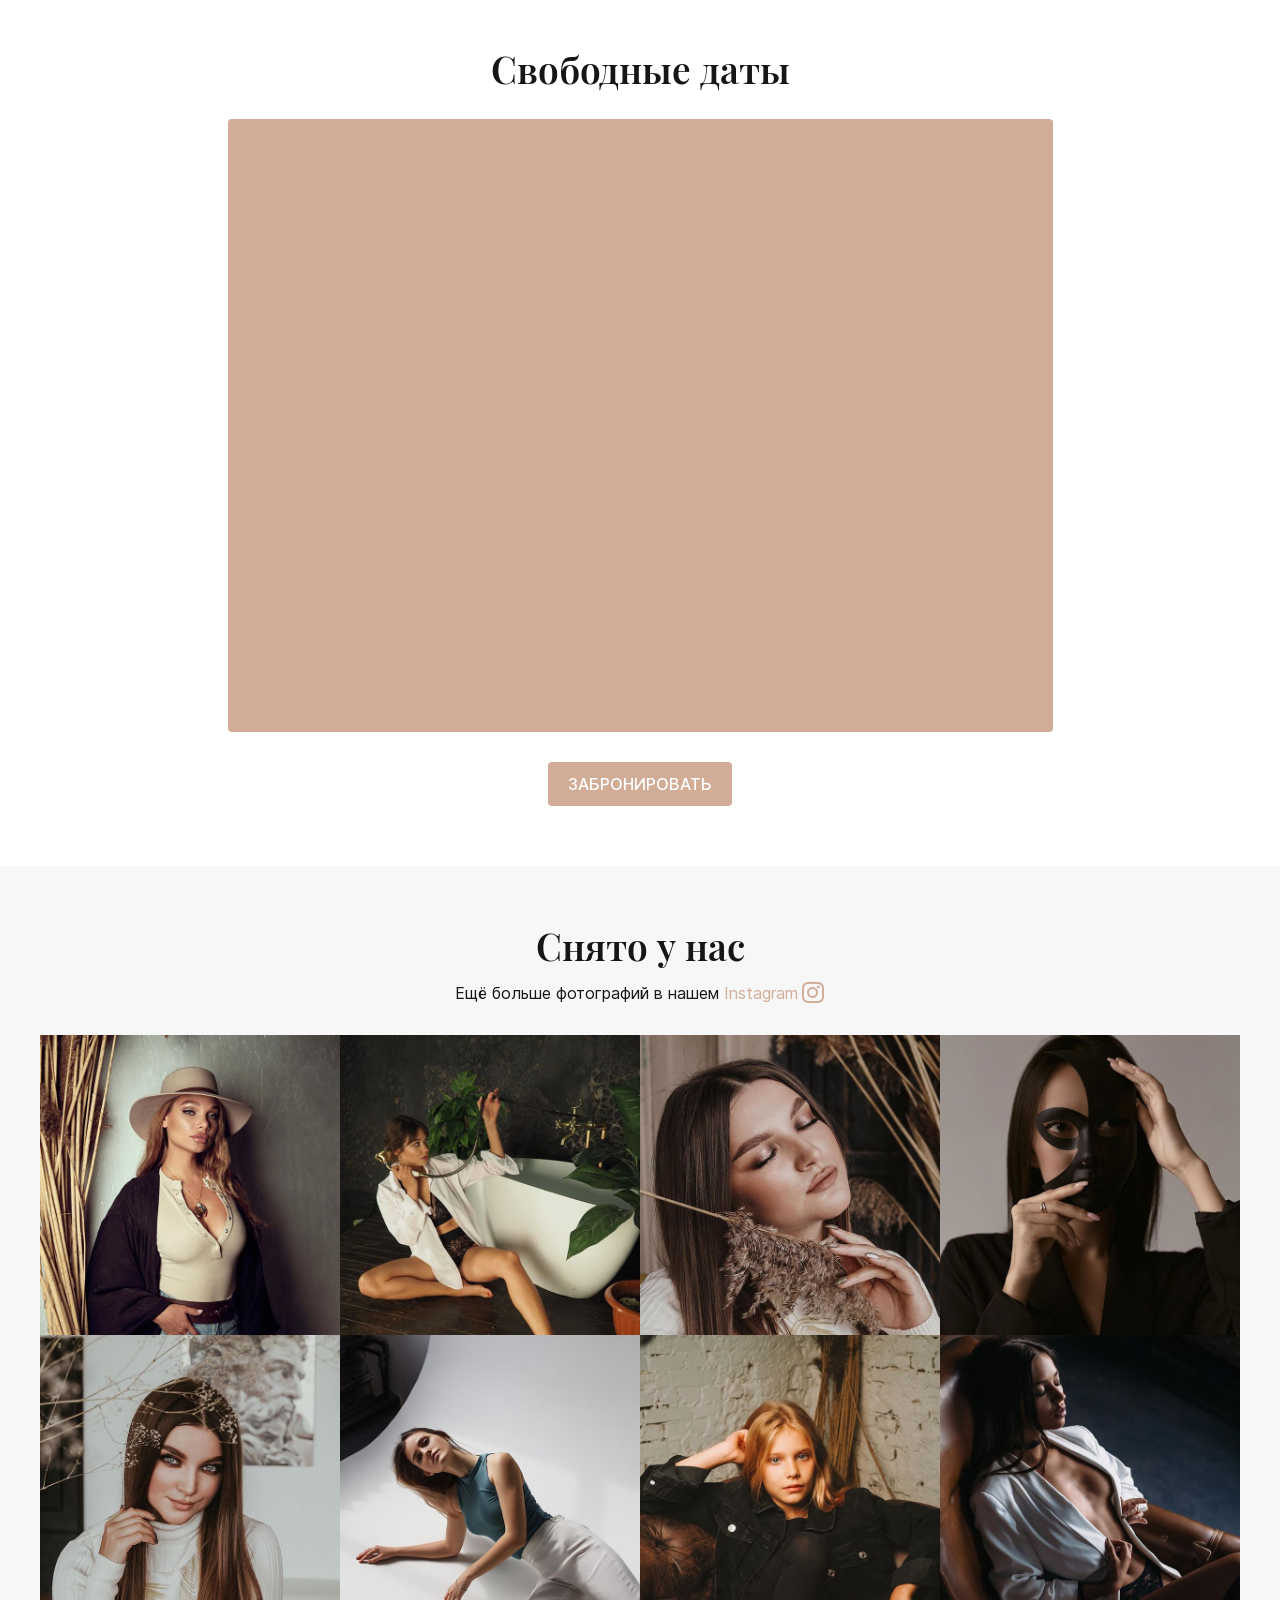
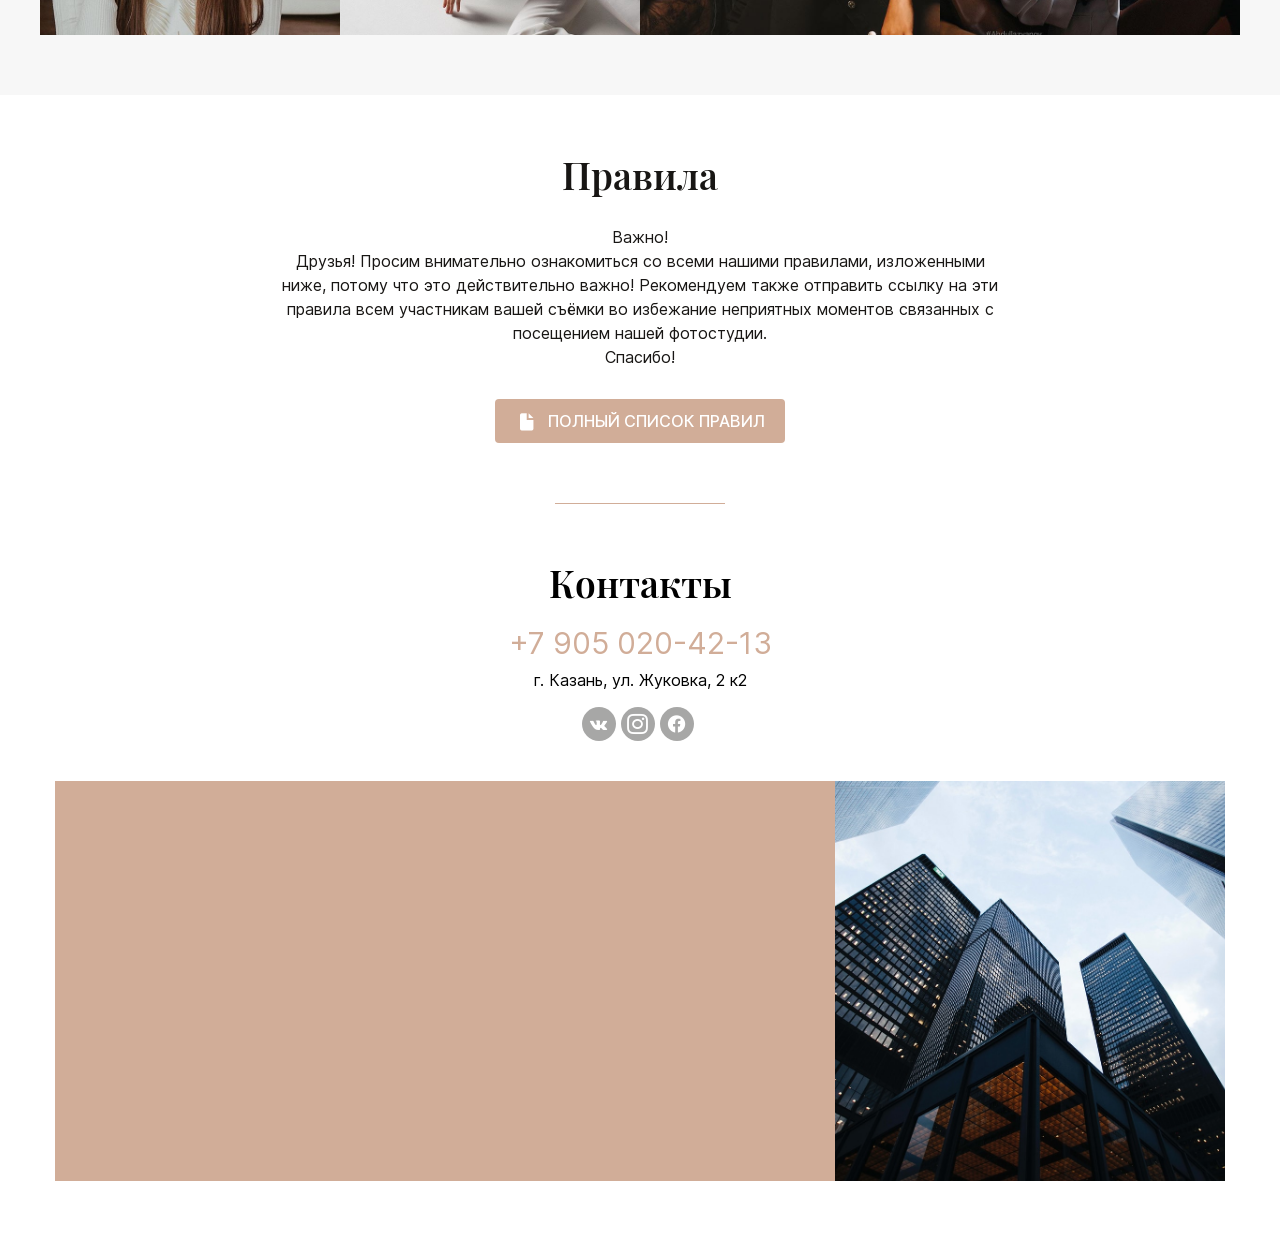
<file: hall.html>
<!DOCTYPE html>
<html lang="en">

<head>
    <meta charset="UTF-8">
    <meta http-equiv="X-UA-Compatible" content="IE=edge">
    <meta name="viewport" content="width=device-width, initial-scale=1.0">

    <link rel="stylesheet" href="fonts/icomoon/style.css">
    <link rel="stylesheet" href="css/normalize.css">
    <link rel="stylesheet" href="css/swiper.css">
    <link rel="stylesheet" href="css/style.css">

    <title>JL Studio</title>
</head>

<body>
    <!-- header -->
    <header class="header">
        <div class="header__top">
            <div class="wrapper-header">
                <a class="header-top__logo" href="index.html">
                    <div class="header-top__img">
                        <img src="img/logo.png" alt="Логотип">
                    </div>
                    <span>JL Studio</span>
                </a>
                <button class="header__mobile-menu">
                    <div class="header__burger">
                        <span></span>
                    </div>
                </button>
                <div class="header-top__main-nav">
                    <nav class="header-top__nav">
                        <ul class="header-top__menu">
                            <li class="header-top__menu-item menu-item_active">
                                <a href="arenda.html">Аренда студии</a>
                            </li>
                            <li class="header-top__menu-item">
                                <a href="b2b.html">B2B</a>
                            </li>
                            <li class="header-top__menu-item">
                                <a href="events.html">Мероприятия</a>
                            </li>
                        </ul>
                    </nav>
                    <div class="header-top__right">
                        <div class="header-top__main-info">
                            <a class="header-top__phone" href="tel:+79050204213">+7 905 020-42-13</a>
                            <div class="header-top__address">г. Казань, ул. Жуковка, 2 к2</div>
                        </div>
                        <div class="header-top__soc social">
                            <a class="header-soc__item soc-item" href="#" target="_blank">
                                <span class="icon-vk"></span>
                            </a>
                            <a class="header-soc__item soc-item" href="#" target="_blank">
                                <span class="icon-instagram"></span>
                            </a>
                            <a class="header-soc__item soc-item" href="#" target="_blank">
                                <span class="icon-facebook"></span>
                            </a>
                        </div>
                    </div>
                </div>
            </div>
        </div>
        <div class="header__section flex-column" style="background-image: url('img/header1.png');">
            <h1 class="header__title">Зал L</h1>
            <div class="header__menu">
                <div class="wrapper">
                    <ul>
                        <li class="header-menu__item"><a href="#information">Информация о зале</a></li>
                        <li class="header-menu__item"><a href="#free-dates">Свободные даты</a></li>
                        <li class="header-menu__item"><a href="#photos">Снято в этом зале</a></li>
                        <li class="header-menu__item"><a href="#rules">Правила</a></li>
                        <li class="header-menu__item"><a href="#book">Забронировать</a></li>
                    </ul>
                </div>
            </div>
        </div>
    </header>
    <!-- main -->
    <main>
        <section class="section section__info" id="information">
            <div class="wrapper">
                <div class="info__flex-container">
                    <div class="info__item">
                        <h5 class="info__title">Общая информация</h5>
                        <div class="info__text">
                            <p>Площадь – 90 м.кв.;</p>
                            <p>Высота потолков – 5 м;</p>
                            <p>Естественный и искусственный свет;</p>
                            <p>Солнце зимой: 10-16;</p>
                            <p>Солнце летом: 10-18;</p>
                        </div>
                    </div>
                    <div class="info__item">
                        <h5 class="info__title">Информация</h5>
                        <div class="info__text">
                            <p> Четыре импульсных источника;</p>
                            <p>Два постоянные источника;</p>
                            <p>Возможность установки бумажных цветных фонов;</p>
                            <p>Циклорама;</p>
                        </div>
                    </div>
                    <div class="info__item">
                        <h5 class="info__title">Мероприятие</h5>
                        <div class="info__text">
                            <p> Рассадка:</p>
                            <p>Театром 150 чел.</p>
                            <p>Театром 150 чел.</p>
                            <p>Фуршетом 70 чел.</p>
                            <p>Банкет 60 чел.</p>
                        </div>
                    </div>
                </div>
                <div class="btn__container">
                    <a href="#modal-hall" class="btn info__btn open-modal">забронировать</a>
                </div>
            </div>
        </section>

        <section class="section section__photo-studio">
            <div class="wrapper-studio">
                <div class="studio__container">
                    <div class="studio__left">
                        <div class="studio__img-container">
                            <a class="studio__img_d">
                                <img src="img/header1.png" alt="">
                            </a>
                        </div>
                    </div>
                    <div class="studio__right">
                        <div class="studio__img-container">
                            <div class="studio__img_d">
                                <img src="img/hall1.jpg" alt="">
                            </div>
                        </div>
                        <div class="studio__img-container">
                            <div class="studio__img_d">
                                <img src="img/header1.png" alt="">
                            </div>
                        </div>
                        <div class="studio__img-container">
                            <div class="studio__img_d">
                                <img src="img/hall2.jpg" alt="">
                            </div>
                        </div>
                        <div class="studio__img-container">
                            <div class="studio__img_d">
                                <img src="img/header1.png" alt="">
                            </div>
                        </div>
                    </div>
                </div>
                <!-- mobile-slider -->
                <div class="studio__container_mobile">
                    <div class="swiper-container studio-swiper" id="studio-swiper">
                        <div class="swiper-wrapper studio-wrapper">
                            <div class="swiper-slide studio-slide">
                                <div class="studio__img img">
                                    <img src="img/header1.png" alt="">
                                </div>
                            </div>

                            <div class="swiper-slide studio-slide">
                                <div class="studio__img img">
                                    <img src="img/hall1.jpg" alt="">
                                </div>
                            </div>

                            <div class="swiper-slide studio-slide">
                                <div class="studio__img img">
                                    <img src="img/header1.png" alt="">
                                </div>
                            </div>

                            <div class="swiper-slide studio-slide">
                                <div class="studio__img img">
                                    <img src="img/hall2.jpg" alt="">
                                </div>
                            </div>

                            <div class="swiper-slide studio-slide">
                                <div class="studio__img img">
                                    <img src="img/header1.png" alt="">
                                </div>
                            </div>
                        </div>
                    </div>
                    <div class="studio__btns" style="display: none;">
                        <button class="slider-btn_back btn-slider b-st">
                            <span class="icon-left-big"></span>
                        </button>
                        <button class="slider-btn_forward btn-slider f-st">
                            <span class="icon-right-big"></span>
                        </button>
                    </div>
                </div>

            </div>
        </section>

        <section class="section__dates section" id="free-dates">
            <div class="wrapper flex-column">
                <h3 class="title dates__title">Свободные даты</h3>
                <div class="dates__table" style="background-color:  #D1AD98;">
                    <!-- таблица -->
                </div>
                <a class="dates__reserv btn  open-modal" href="#modal-hall">забронировать</a>
            </div>
        </section>

        <section class="section__instagram section" id="photos">
            <div class="wrapper">
                <h3 class="title inst__title">Cнято у нас</h3>
                <div class="inst__text">Ещё больше фотографий в нашем
                    <a href="#">Instagram
                        <span class="icon-instagram"></span>
                    </a>
                </div>
                <div class="inst__container">
                    <div class="swiper-container inst-swiper" id="inst-swiper">
                        <div class="swiper-wrapper inst-wrapper">
                            <div class="swiper-slide inst-slide">
                                <a href="#" class="hover">
                                    <img src="img/inst/1.png" alt="">
                                </a>
                            </div>
                            <div class="swiper-slide inst-slide">
                                <a href="#" class="hover">
                                    <img src="img/inst/2.png" alt="">
                                </a>
                            </div>
                            <div class="swiper-slide inst-slide">
                                <a href="#" class="hover">
                                    <img src="img/inst/3.png" alt="">
                                </a>
                            </div>
                            <div class="swiper-slide inst-slide">
                                <a href="#" class="hover">
                                    <img src="img/inst/4.png" alt="">
                                </a>
                            </div>
                            <div class="swiper-slide inst-slide">
                                <a href="#" class="hover">
                                    <img src="img/inst/5.png" alt="">
                                </a>
                            </div>
                            <div class="swiper-slide inst-slide">
                                <a href="#" class="hover">
                                    <img src="img/inst/6.png" alt="">
                                </a>
                            </div>
                            <div class="swiper-slide inst-slide">
                                <a href="#" class="hover">
                                    <img src="img/inst/7.png" alt="">
                                </a>
                            </div>
                            <div class="swiper-slide inst-slide">
                                <a href="#" class="hover">
                                    <img src="img/inst/8.png" alt="">
                                </a>
                            </div>
                        </div>
                    </div>
                    <div class="inst__btns" style="display: none;">
                        <button class="slider-btn_back btn-slider b-i">
                            <span class="icon-left-big"></span>
                        </button>
                        <button class="slider-btn_forward btn-slider f-i">
                            <span class="icon-right-big"></span>
                        </button>
                    </div>
                </div>
            </div>
        </section>

        <section class="section__regulations section" id="rules">
            <div class="wrapper flex-column">
                <h3 class="title reg__title">Правила</h3>
                <div class="reg__text">
                    <p>Важно!</p>
                    <p>Друзья! Просим внимательно ознакомиться со всеми нашими правилами, изложенными ниже, потому что это действительно важно! Рекомендуем также отправить ссылку на эти правила всем участникам вашей съёмки во избежание неприятных моментов
                        связанных с посещением нашей фотостудии.</p>
                    <p>Спасибо!</p>
                </div>
                <a href="#" class="btn reg__btn">
                    <span class="icon-document"></span>полный список правил</a>
            </div>
        </section>

    </main>
    <!-- footer -->
    <footer class="footer section" id="book">
        <div class="wrapper">
            <div class="footer__info flex-column">
                <h3 class="footer__title title">Контакты</h3>
                <a class="footer__phone" href="tel:+79050204213">+7 905 020-42-13</a>
                <div class="footer__address">г. Казань, ул. Жуковка, 2 к2</div>
                <div class="footer__soc social">
                    <a class="footer-soc__item soc-item" href="#" target="_blank">
                        <span class="icon-vk"></span>
                    </a>
                    <a class="footer-soc__item soc-item" href="#" target="_blank">
                        <span class="icon-instagram"></span>
                    </a>
                    <a class="footer-soc__item soc-item" href="#" target="_blank">
                        <span class="icon-facebook"></span>
                    </a>
                </div>
            </div>
            <div class="footer__place">
                <div class="footer__map" style="background-color: #D1AD98;">
                    <!-- карта -->
                </div>
                <div class="footer__place-img img">
                    <img src="img/place.jpg" alt="Фотография студии">
                </div>
            </div>
        </div>
    </footer>
    <!--  модальное окно -->
    <div class="modal-box" id="modal-hall">
        <div class="modal__container">
            <div class="modal__content">
                <a href="#" class="modal__close close-modal">
                    <span class="icon-cross"></span>
                </a>
                <h4 class="modal__title">Забронировать зал «L»</h4>
                <div class="modal__info">Заполните выделенные поля и наш менеджер с вами свяжется</div>
                <div class="modal__form-container">
                    <form action="#modal" class="modal__form" id="form-hall">
                        <input type="text" name="name" id="name" placeholder="Как вас зовут?*" class="modal__input" required>
                        <input type="tel" name="tel" id="tel" placeholder="Телефон*" class="modal__input" required>
                        <input type="text" name="email" id="email" placeholder="Email" class="modal__input">
                        <textarea name="text" id="text" placeholder="Комментарий" class="modal__textarea"></textarea>
                    </form>
                    <button class="modal__btn btn close-modal">Забронировать</button>
                </div>
                <div class="modal__agree ">Нажимая на кнопку «Забронировать», вы соглашаетесь <br> с <a href="#">правилами студии и условиями использования</a></div>
            </div>
        </div>
    </div>

    <button class="btn-up">
        <span class="icon-top-big"></span>
    </button>
    <script src="js/jquery.js"></script>
    <script src="js/jquery.mask.js"></script>
    <script src="js/swiper.js"></script>
    <script src="js/script.js"></script>

</body>

</html>
</file>
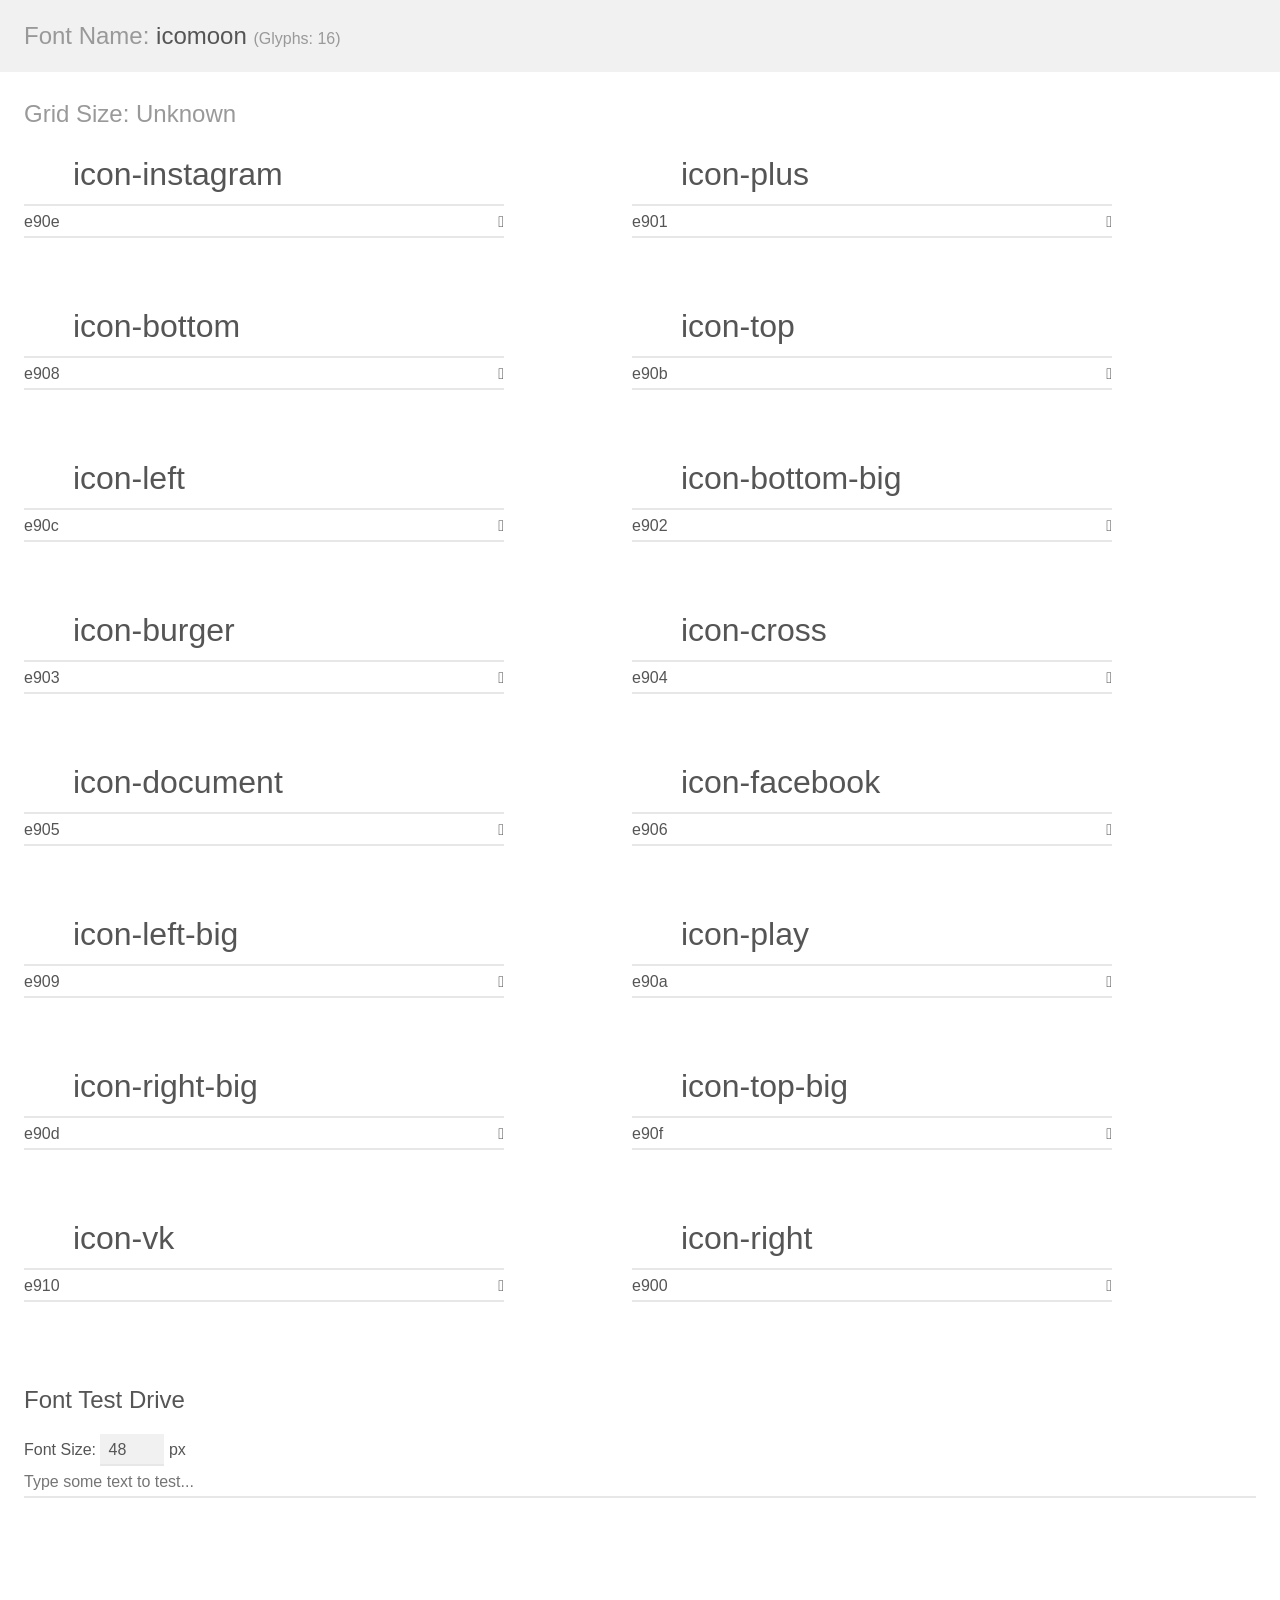
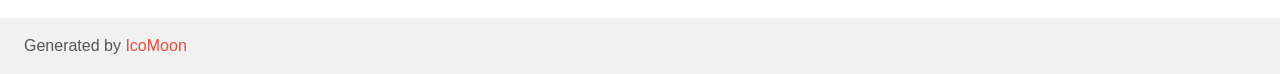
<file: fonts/icomoon/demo.html>
<!doctype html>
<html>
<head>
    <meta charset="utf-8">
    <title>IcoMoon Demo</title>
    <meta name="description" content="An Icon Font Generated By IcoMoon.io">
    <meta name="viewport" content="width=device-width, initial-scale=1">
    <link rel="stylesheet" href="demo-files/demo.css">
    <link rel="stylesheet" href="style.css"></head>
<body>
    <div class="bgc1 clearfix">
        <h1 class="mhmm mvm"><span class="fgc1">Font Name:</span> icomoon <small class="fgc1">(Glyphs:&nbsp;16)</small></h1>
    </div>
    <div class="clearfix mhl ptl">
        <h1 class="mvm mtn fgc1">Grid Size: Unknown</h1>
        <div class="glyph fs1">
            <div class="clearfix bshadow0 pbs">
                <span class="icon-instagram"></span>
                <span class="mls"> icon-instagram</span>
            </div>
            <fieldset class="fs0 size1of1 clearfix hidden-false">
                <input type="text" readonly value="e90e" class="unit size1of2" />
                <input type="text" maxlength="1" readonly value="&#xe90e;" class="unitRight size1of2 talign-right" />
            </fieldset>
            <div class="fs0 bshadow0 clearfix hidden-true">
                <span class="unit pvs fgc1">liga: </span>
                <input type="text" readonly value="" class="liga unitRight" />
            </div>
        </div>
        <div class="glyph fs1">
            <div class="clearfix bshadow0 pbs">
                <span class="icon-plus"></span>
                <span class="mls"> icon-plus</span>
            </div>
            <fieldset class="fs0 size1of1 clearfix hidden-false">
                <input type="text" readonly value="e901" class="unit size1of2" />
                <input type="text" maxlength="1" readonly value="&#xe901;" class="unitRight size1of2 talign-right" />
            </fieldset>
            <div class="fs0 bshadow0 clearfix hidden-true">
                <span class="unit pvs fgc1">liga: </span>
                <input type="text" readonly value="" class="liga unitRight" />
            </div>
        </div>
        <div class="glyph fs1">
            <div class="clearfix bshadow0 pbs">
                <span class="icon-bottom"></span>
                <span class="mls"> icon-bottom</span>
            </div>
            <fieldset class="fs0 size1of1 clearfix hidden-false">
                <input type="text" readonly value="e908" class="unit size1of2" />
                <input type="text" maxlength="1" readonly value="&#xe908;" class="unitRight size1of2 talign-right" />
            </fieldset>
            <div class="fs0 bshadow0 clearfix hidden-true">
                <span class="unit pvs fgc1">liga: </span>
                <input type="text" readonly value="" class="liga unitRight" />
            </div>
        </div>
        <div class="glyph fs1">
            <div class="clearfix bshadow0 pbs">
                <span class="icon-top"></span>
                <span class="mls"> icon-top</span>
            </div>
            <fieldset class="fs0 size1of1 clearfix hidden-false">
                <input type="text" readonly value="e90b" class="unit size1of2" />
                <input type="text" maxlength="1" readonly value="&#xe90b;" class="unitRight size1of2 talign-right" />
            </fieldset>
            <div class="fs0 bshadow0 clearfix hidden-true">
                <span class="unit pvs fgc1">liga: </span>
                <input type="text" readonly value="" class="liga unitRight" />
            </div>
        </div>
        <div class="glyph fs1">
            <div class="clearfix bshadow0 pbs">
                <span class="icon-left"></span>
                <span class="mls"> icon-left</span>
            </div>
            <fieldset class="fs0 size1of1 clearfix hidden-false">
                <input type="text" readonly value="e90c" class="unit size1of2" />
                <input type="text" maxlength="1" readonly value="&#xe90c;" class="unitRight size1of2 talign-right" />
            </fieldset>
            <div class="fs0 bshadow0 clearfix hidden-true">
                <span class="unit pvs fgc1">liga: </span>
                <input type="text" readonly value="" class="liga unitRight" />
            </div>
        </div>
        <div class="glyph fs1">
            <div class="clearfix bshadow0 pbs">
                <span class="icon-bottom-big"></span>
                <span class="mls"> icon-bottom-big</span>
            </div>
            <fieldset class="fs0 size1of1 clearfix hidden-false">
                <input type="text" readonly value="e902" class="unit size1of2" />
                <input type="text" maxlength="1" readonly value="&#xe902;" class="unitRight size1of2 talign-right" />
            </fieldset>
            <div class="fs0 bshadow0 clearfix hidden-true">
                <span class="unit pvs fgc1">liga: </span>
                <input type="text" readonly value="" class="liga unitRight" />
            </div>
        </div>
        <div class="glyph fs1">
            <div class="clearfix bshadow0 pbs">
                <span class="icon-burger"></span>
                <span class="mls"> icon-burger</span>
            </div>
            <fieldset class="fs0 size1of1 clearfix hidden-false">
                <input type="text" readonly value="e903" class="unit size1of2" />
                <input type="text" maxlength="1" readonly value="&#xe903;" class="unitRight size1of2 talign-right" />
            </fieldset>
            <div class="fs0 bshadow0 clearfix hidden-true">
                <span class="unit pvs fgc1">liga: </span>
                <input type="text" readonly value="" class="liga unitRight" />
            </div>
        </div>
        <div class="glyph fs1">
            <div class="clearfix bshadow0 pbs">
                <span class="icon-cross"></span>
                <span class="mls"> icon-cross</span>
            </div>
            <fieldset class="fs0 size1of1 clearfix hidden-false">
                <input type="text" readonly value="e904" class="unit size1of2" />
                <input type="text" maxlength="1" readonly value="&#xe904;" class="unitRight size1of2 talign-right" />
            </fieldset>
            <div class="fs0 bshadow0 clearfix hidden-true">
                <span class="unit pvs fgc1">liga: </span>
                <input type="text" readonly value="" class="liga unitRight" />
            </div>
        </div>
        <div class="glyph fs1">
            <div class="clearfix bshadow0 pbs">
                <span class="icon-document"></span>
                <span class="mls"> icon-document</span>
            </div>
            <fieldset class="fs0 size1of1 clearfix hidden-false">
                <input type="text" readonly value="e905" class="unit size1of2" />
                <input type="text" maxlength="1" readonly value="&#xe905;" class="unitRight size1of2 talign-right" />
            </fieldset>
            <div class="fs0 bshadow0 clearfix hidden-true">
                <span class="unit pvs fgc1">liga: </span>
                <input type="text" readonly value="" class="liga unitRight" />
            </div>
        </div>
        <div class="glyph fs1">
            <div class="clearfix bshadow0 pbs">
                <span class="icon-facebook"></span>
                <span class="mls"> icon-facebook</span>
            </div>
            <fieldset class="fs0 size1of1 clearfix hidden-false">
                <input type="text" readonly value="e906" class="unit size1of2" />
                <input type="text" maxlength="1" readonly value="&#xe906;" class="unitRight size1of2 talign-right" />
            </fieldset>
            <div class="fs0 bshadow0 clearfix hidden-true">
                <span class="unit pvs fgc1">liga: </span>
                <input type="text" readonly value="" class="liga unitRight" />
            </div>
        </div>
        <div class="glyph fs1">
            <div class="clearfix bshadow0 pbs">
                <span class="icon-left-big"></span>
                <span class="mls"> icon-left-big</span>
            </div>
            <fieldset class="fs0 size1of1 clearfix hidden-false">
                <input type="text" readonly value="e909" class="unit size1of2" />
                <input type="text" maxlength="1" readonly value="&#xe909;" class="unitRight size1of2 talign-right" />
            </fieldset>
            <div class="fs0 bshadow0 clearfix hidden-true">
                <span class="unit pvs fgc1">liga: </span>
                <input type="text" readonly value="" class="liga unitRight" />
            </div>
        </div>
        <div class="glyph fs1">
            <div class="clearfix bshadow0 pbs">
                <span class="icon-play"></span>
                <span class="mls"> icon-play</span>
            </div>
            <fieldset class="fs0 size1of1 clearfix hidden-false">
                <input type="text" readonly value="e90a" class="unit size1of2" />
                <input type="text" maxlength="1" readonly value="&#xe90a;" class="unitRight size1of2 talign-right" />
            </fieldset>
            <div class="fs0 bshadow0 clearfix hidden-true">
                <span class="unit pvs fgc1">liga: </span>
                <input type="text" readonly value="" class="liga unitRight" />
            </div>
        </div>
        <div class="glyph fs1">
            <div class="clearfix bshadow0 pbs">
                <span class="icon-right-big"></span>
                <span class="mls"> icon-right-big</span>
            </div>
            <fieldset class="fs0 size1of1 clearfix hidden-false">
                <input type="text" readonly value="e90d" class="unit size1of2" />
                <input type="text" maxlength="1" readonly value="&#xe90d;" class="unitRight size1of2 talign-right" />
            </fieldset>
            <div class="fs0 bshadow0 clearfix hidden-true">
                <span class="unit pvs fgc1">liga: </span>
                <input type="text" readonly value="" class="liga unitRight" />
            </div>
        </div>
        <div class="glyph fs1">
            <div class="clearfix bshadow0 pbs">
                <span class="icon-top-big"></span>
                <span class="mls"> icon-top-big</span>
            </div>
            <fieldset class="fs0 size1of1 clearfix hidden-false">
                <input type="text" readonly value="e90f" class="unit size1of2" />
                <input type="text" maxlength="1" readonly value="&#xe90f;" class="unitRight size1of2 talign-right" />
            </fieldset>
            <div class="fs0 bshadow0 clearfix hidden-true">
                <span class="unit pvs fgc1">liga: </span>
                <input type="text" readonly value="" class="liga unitRight" />
            </div>
        </div>
        <div class="glyph fs1">
            <div class="clearfix bshadow0 pbs">
                <span class="icon-vk"></span>
                <span class="mls"> icon-vk</span>
            </div>
            <fieldset class="fs0 size1of1 clearfix hidden-false">
                <input type="text" readonly value="e910" class="unit size1of2" />
                <input type="text" maxlength="1" readonly value="&#xe910;" class="unitRight size1of2 talign-right" />
            </fieldset>
            <div class="fs0 bshadow0 clearfix hidden-true">
                <span class="unit pvs fgc1">liga: </span>
                <input type="text" readonly value="" class="liga unitRight" />
            </div>
        </div>
        <div class="glyph fs1">
            <div class="clearfix bshadow0 pbs">
                <span class="icon-right"></span>
                <span class="mls"> icon-right</span>
            </div>
            <fieldset class="fs0 size1of1 clearfix hidden-false">
                <input type="text" readonly value="e900" class="unit size1of2" />
                <input type="text" maxlength="1" readonly value="&#xe900;" class="unitRight size1of2 talign-right" />
            </fieldset>
            <div class="fs0 bshadow0 clearfix hidden-true">
                <span class="unit pvs fgc1">liga: </span>
                <input type="text" readonly value="" class="liga unitRight" />
            </div>
        </div>
    </div>

    <!--[if gt IE 8]><!-->
    <div class="mhl clearfix mbl">
        <h1>Font Test Drive</h1>
        <label>
            Font Size: <input id="fontSize" type="number" class="textbox0 mbm"
            min="8" value="48" />
            px
        </label>
        <input id="testText" type="text" class="phl size1of1 mvl"
        placeholder="Type some text to test..." value=""/>
        <div id="testDrive" class="icon-" style="font-family: icomoon">&nbsp;
        </div>
    </div>
    <!--<![endif]-->
    <div class="bgc1 clearfix">
        <p class="mhl">Generated by <a href="https://icomoon.io/app">IcoMoon</a></p>
    </div>

    <script src="demo-files/demo.js"></script>
</body>
</html>
</file>
<file: fonts/icomoon/style.css>
@font-face {
    font-family: 'icomoon';
    src: url('fonts/icomoon.eot?xp4yoo');
    src: url('fonts/icomoon.eot?xp4yoo#iefix') format('embedded-opentype'), url('fonts/icomoon.ttf?xp4yoo') format('truetype'), url('fonts/icomoon.woff?xp4yoo') format('woff'), url('fonts/icomoon.svg?xp4yoo#icomoon') format('svg');
    font-weight: normal;
    font-style: normal;
    font-display: block;
}

[class^="icon-"],
[class*=" icon-"] {
    /* use !important to prevent issues with browser extensions that change fonts */
    font-family: 'icomoon' !important;
    speak: never;
    font-style: normal;
    font-weight: normal;
    font-variant: normal;
    text-transform: none;
    line-height: 1;
    /* Better Font Rendering =========== */
    -webkit-font-smoothing: antialiased;
    -moz-osx-font-smoothing: grayscale;
}

.icon-instagram:before {
    content: "\e90e";
    color: #fff;
}

.icon-plus:before {
    content: "\e901";
    color: #fff;
}

.icon-bottom:before {
    content: "\e908";
    color: #fff;
}

.icon-top:before {
    content: "\e90b";
    color: #fff;
}

.icon-left:before {
    content: "\e90c";
    color: #fff;
}

.icon-bottom-big:before {
    content: "\e902";
    color: #fff;
}

.icon-burger:before {
    content: "\e903";
    color: #fff;
}

.icon-cross:before {
    content: "\e904";
    color: #fff;
}

.icon-document:before {
    content: "\e905";
    color: #fff;
}

.icon-facebook:before {
    content: "\e906";
    color: #fff;
}

.icon-left-big:before {
    content: "\e909";
    color: #fff;
}

.icon-play:before {
    content: "\e90a";
    color: #fff;
}

.icon-right-big:before {
    content: "\e90d";
    color: #fff;
}

.icon-top-big:before {
    content: "\e90f";
    color: #fff;
}

.icon-vk:before {
    content: "\e910";
    color: #fff;
}

.icon-right:before {
    content: "\e900";
    color: #fff;
}
</file>
<file: css/style.css>
@import "_fonts.css";
@import "_main.css";
@import "_header.css";
@import "_arenda.css";
@import "_b2b.css";
@import "_events.css";
@import "_footer.css";
</file>
<file: fonts/icomoon/demo-files/demo.css>
body {
  padding: 0;
  margin: 0;
  font-family: sans-serif;
  font-size: 1em;
  line-height: 1.5;
  color: #555;
  background: #fff;
}
h1 {
  font-size: 1.5em;
  font-weight: normal;
}
small {
  font-size: .66666667em;
}
a {
  color: #e74c3c;
  text-decoration: none;
}
a:hover, a:focus {
  box-shadow: 0 1px #e74c3c;
}
.bshadow0, input {
  box-shadow: inset 0 -2px #e7e7e7;
}
input:hover {
  box-shadow: inset 0 -2px #ccc;
}
input, fieldset {
  font-family: sans-serif;
  font-size: 1em;
  margin: 0;
  padding: 0;
  border: 0;
}
input {
  color: inherit;
  line-height: 1.5;
  height: 1.5em;
  padding: .25em 0;
}
input:focus {
  outline: none;
  box-shadow: inset 0 -2px #449fdb;
}
.glyph {
  font-size: 16px;
  width: 15em;
  padding-bottom: 1em;
  margin-right: 4em;
  margin-bottom: 1em;
  float: left;
  overflow: hidden;
}
.liga {
  width: 80%;
  width: calc(100% - 2.5em);
}
.talign-right {
  text-align: right;
}
.talign-center {
  text-align: center;
}
.bgc1 {
  background: #f1f1f1;
}
.fgc1 {
  color: #999;
}
.fgc0 {
  color: #000;
}
p {
  margin-top: 1em;
  margin-bottom: 1em;
}
.mvm {
  margin-top: .75em;
  margin-bottom: .75em;
}
.mtn {
  margin-top: 0;
}
.mtl, .mal {
  margin-top: 1.5em;
}
.mbl, .mal {
  margin-bottom: 1.5em;
}
.mal, .mhl {
  margin-left: 1.5em;
  margin-right: 1.5em;
}
.mhmm {
  margin-left: 1em;
  margin-right: 1em;
}
.mls {
  margin-left: .25em;
}
.ptl {
  padding-top: 1.5em;
}
.pbs, .pvs {
  padding-bottom: .25em;
}
.pvs, .pts {
  padding-top: .25em;
}
.unit {
  float: left;
}
.unitRight {
  float: right;
}
.size1of2 {
  width: 50%;
}
.size1of1 {
  width: 100%;
}
.clearfix:before, .clearfix:after {
  content: " ";
  display: table;
}
.clearfix:after {
  clear: both;
}
.hidden-true {
  display: none;
}
.textbox0 {
  width: 3em;
  background: #f1f1f1;
  padding: .25em .5em;
  line-height: 1.5;
  height: 1.5em;
}
#testDrive {
  display: block;
  padding-top: 24px;
  line-height: 1.5;
}
.fs0 {
  font-size: 16px;
}
.fs1 {
  font-size: 32px;
}
</file>
